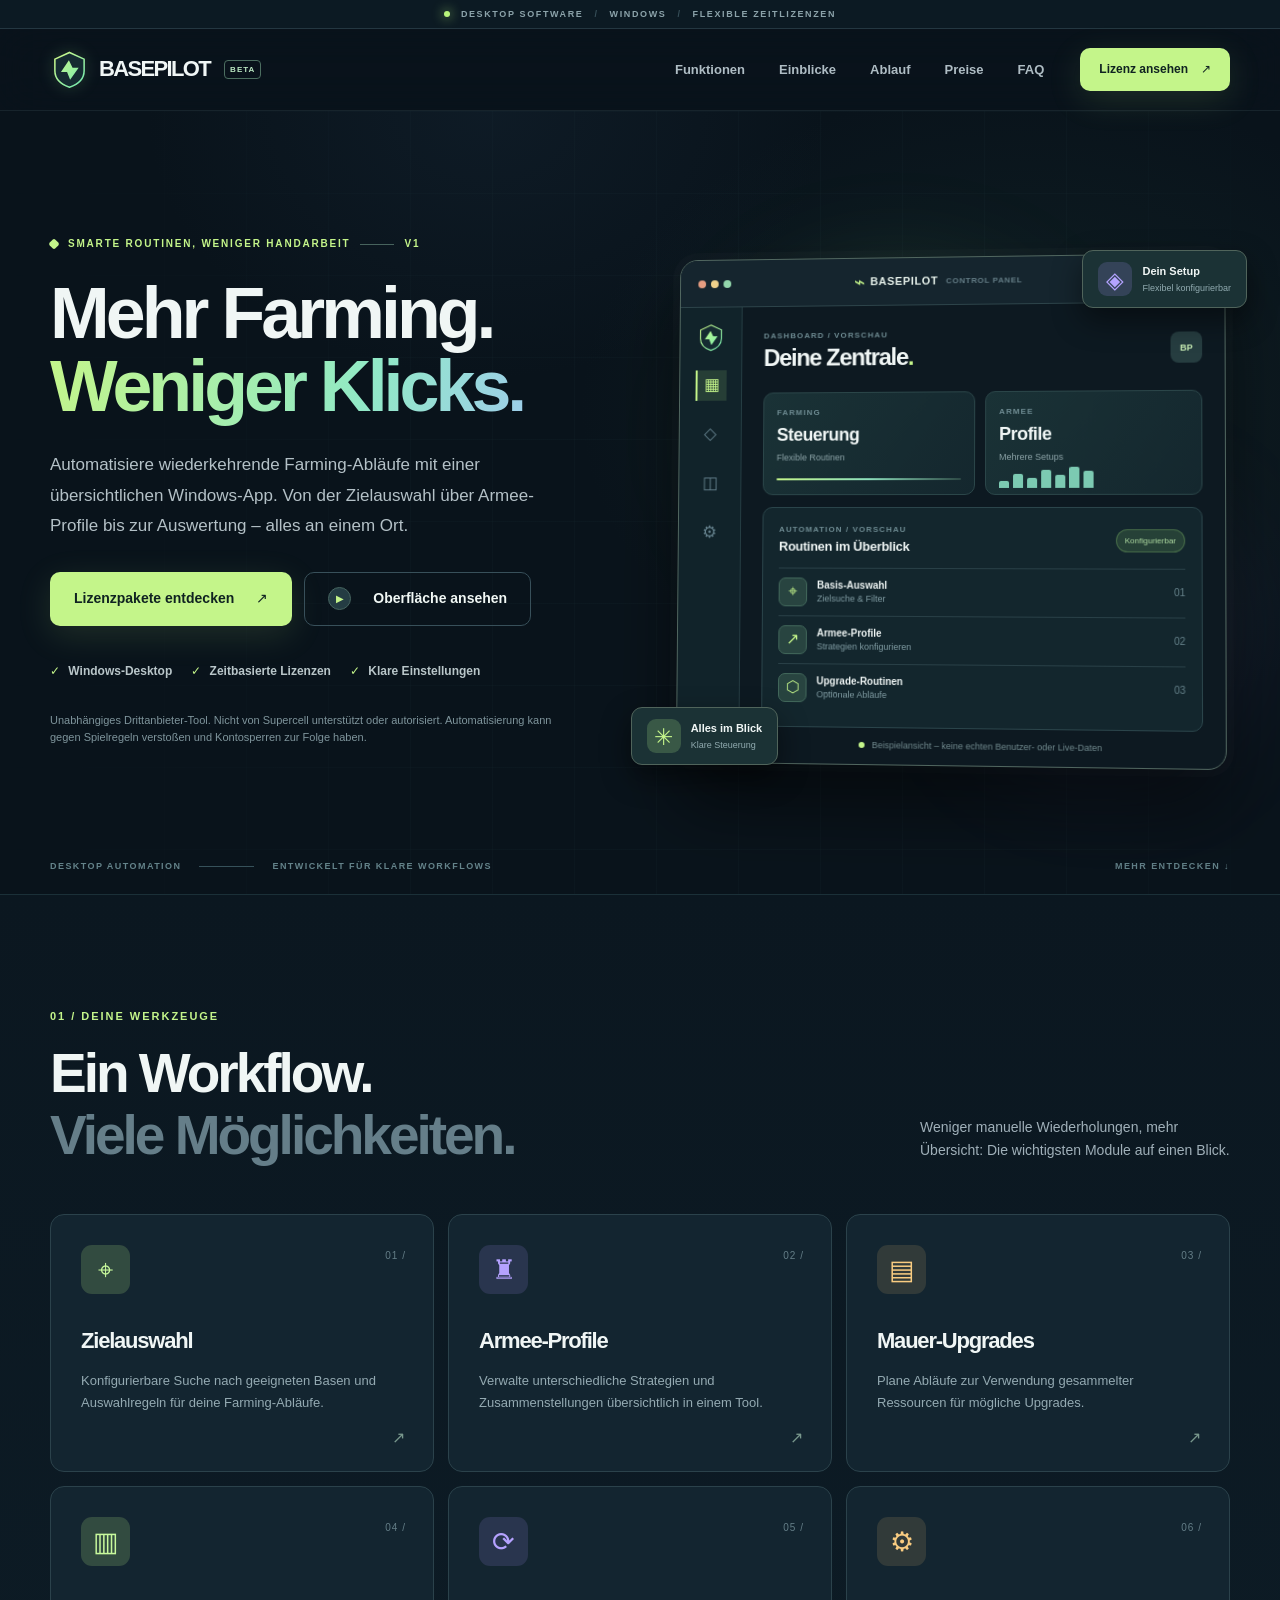
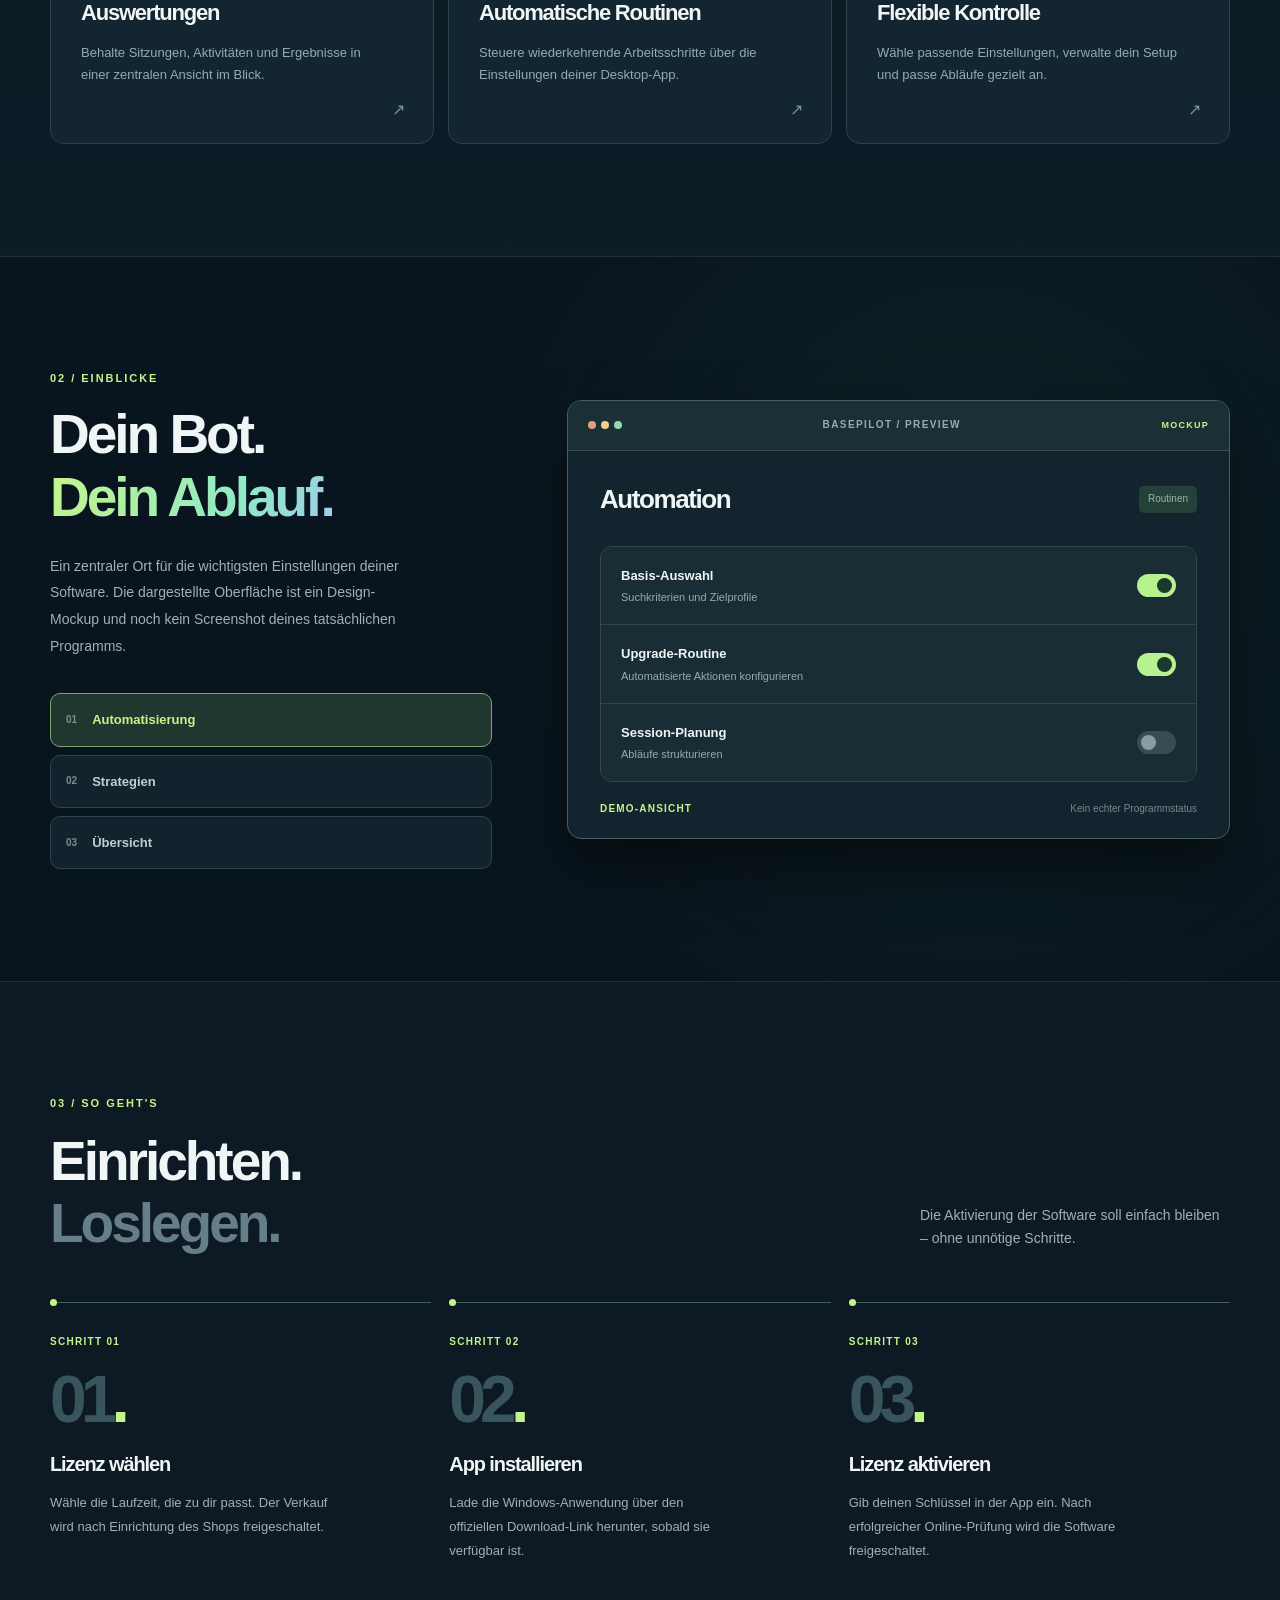
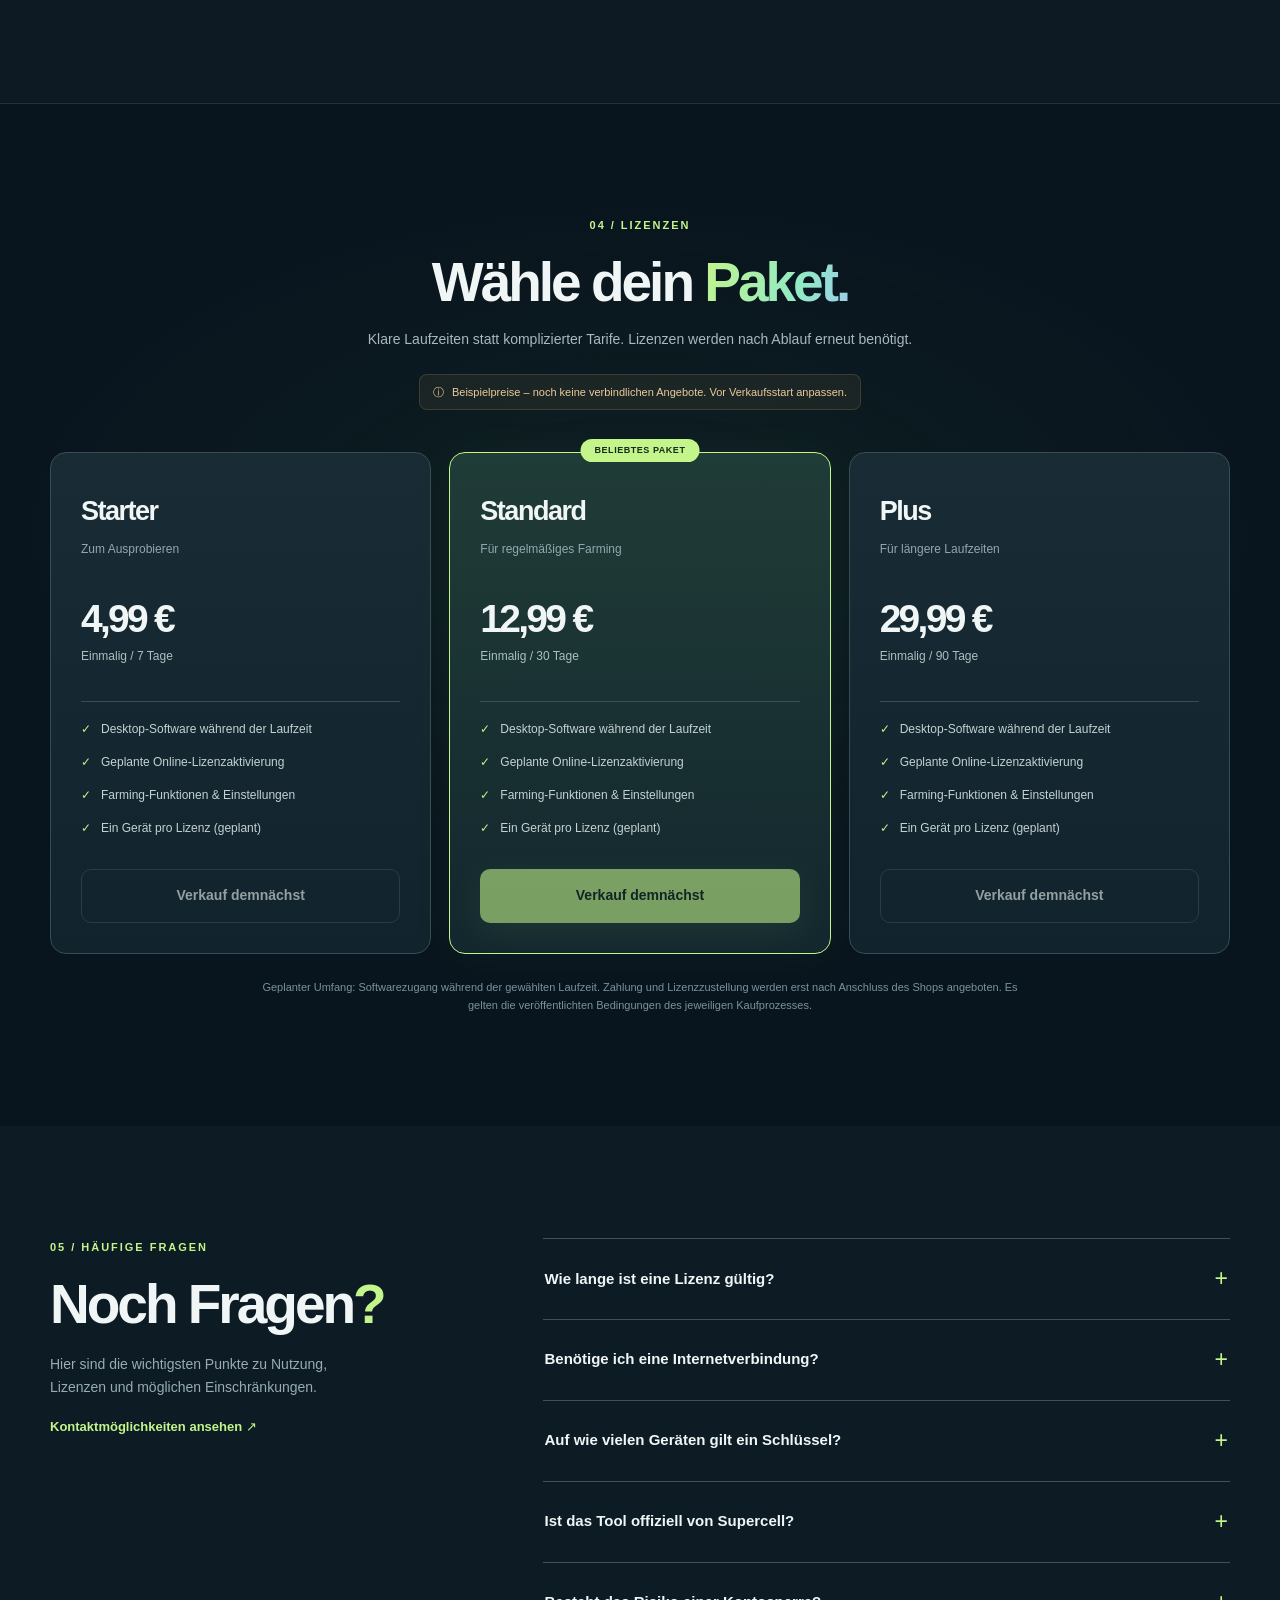
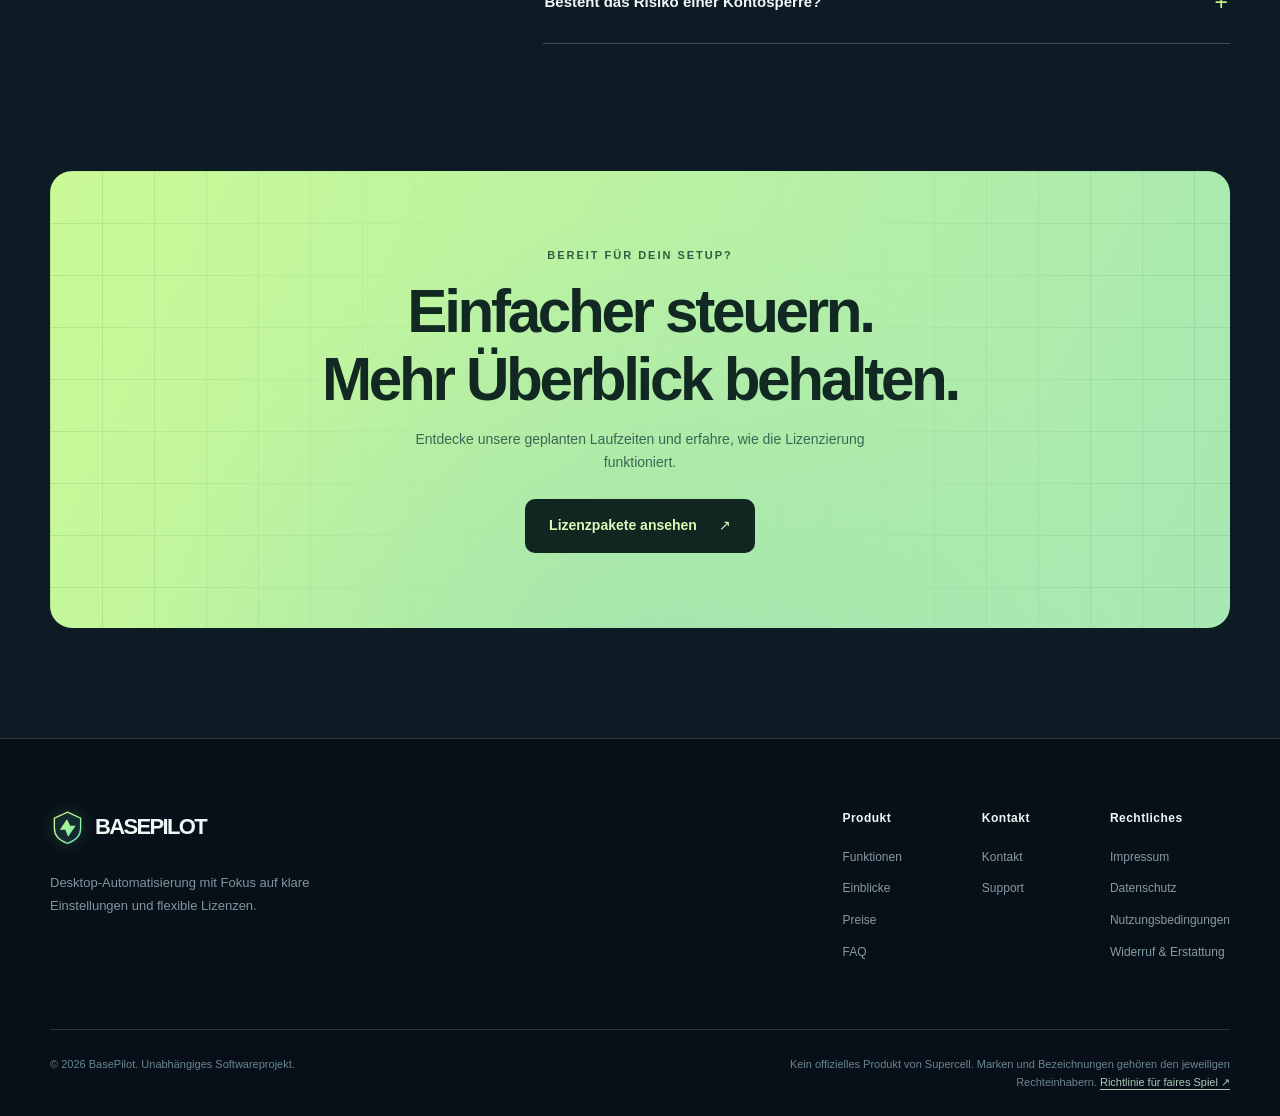
<file: index.html>
<!doctype html>
<html lang="de">
<head>
  <meta charset="UTF-8" />
  <meta name="viewport" content="width=device-width, initial-scale=1" />
  <meta name="theme-color" content="#09131b" />
  <meta name="description" content="BasePilot ist eine unabhängige Windows-Software zur Automatisierung von Farming-Routinen. Funktionen, Lizenzen und wichtige Nutzungshinweise im Überblick." />
  <title>BasePilot – Desktop-Automatisierung für Farming-Routinen</title>
  <link rel="icon" href="assets/favicon.svg" type="image/svg+xml" />
  <link rel="stylesheet" href="styles.css" />
  <script src="config.js" defer></script><script src="script.js" defer></script>
</head>
<body>
  <a class="skip-link" href="#main">Zum Inhalt springen</a>
  <div class="topline"><span class="signal"></span> DESKTOP SOFTWARE <span class="topline-sep">/</span> WINDOWS <span class="topline-sep">/</span> FLEXIBLE ZEITLIZENZEN</div>
  <header class="site-header" id="top">
    <div class="shell nav-bar">
      <a class="brand" href="index.html" aria-label="Startseite"><img src="assets/logo.svg" alt="" width="39" height="39" /><span data-brand>BasePilot</span><span class="brand-tag">BETA</span></a>
      <nav id="mainnav" aria-label="Hauptnavigation">
        <a href="#features">Funktionen</a><a href="#showcase">Einblicke</a><a href="#workflow">Ablauf</a><a href="#preise">Preise</a><a href="#faq">FAQ</a>
      </nav>
      <a class="button button-sm button-primary nav-cta" href="#preise">Lizenz ansehen <span aria-hidden="true">↗</span></a>
      <button type="button" class="menu-toggle" aria-controls="mainnav" aria-expanded="false" aria-label="Menü öffnen"><span></span><span></span><span></span></button>
    </div>
  </header>

  <main id="main">
    <section class="hero section-glow" aria-labelledby="hero-heading">
      <div class="hero-grid shell">
        <div class="hero-copy">
          <div class="eyebrow"><span class="eyebrow-dot"></span> SMARTE ROUTINEN, WENIGER HANDARBEIT <span class="eyebrow-line"></span> V1</div>
          <h1 id="hero-heading">Mehr Farming.<br /><span class="gradient-ink">Weniger Klicks.</span></h1>
          <p class="hero-lede">Automatisiere wiederkehrende Farming-Abläufe mit einer übersichtlichen Windows-App. Von der Zielauswahl über Armee-Profile bis zur Auswertung – alles an einem Ort.</p>
          <div class="hero-actions"><a class="button button-primary" href="#preise">Lizenzpakete entdecken <span aria-hidden="true">↗</span></a><a class="button button-ghost" href="#showcase"><span class="play-indicator">▶</span> Oberfläche ansehen</a></div>
          <div class="quick-points"><span><i class="check-mark">✓</i> Windows-Desktop</span><span><i class="check-mark">✓</i> Zeitbasierte Lizenzen</span><span><i class="check-mark">✓</i> Klare Einstellungen</span></div>
          <p class="hero-fineprint">Unabhängiges Drittanbieter-Tool. Nicht von Supercell unterstützt oder autorisiert. Automatisierung kann gegen Spielregeln verstoßen und Kontosperren zur Folge haben.</p>
        </div>
        <div class="hero-art" aria-label="Illustrative Vorschau einer Desktop-Steuerzentrale">
          <div class="orb orb-a"></div><div class="orb orb-b"></div>
          <div class="app-window">
            <div class="window-top"><div class="window-dots"><b></b><b></b><b></b></div><div class="window-title"><span class="window-symbol">⌁</span> BASEPILOT <small>CONTROL PANEL</small></div><div class="window-badge"><span class="green-dot"></span> UI-DEMO</div></div>
            <div class="app-inner">
              <aside class="app-rail"><img src="assets/logo.svg" alt=""/><span class="rail-icon rail-active">▦</span><span class="rail-icon">◇</span><span class="rail-icon">◫</span><span class="rail-icon">⚙</span><div class="rail-bottom">?</div></aside>
              <div class="app-content">
                <div class="app-welcome"><div><span class="micro-label">DASHBOARD / VORSCHAU</span><h2>Deine Zentrale<span class="lime-dot">.</span></h2></div><div class="fake-avatar">BP</div></div>
                <div class="app-metrics"><div class="metric-box"><span class="micro-label">FARMING</span><strong>Steuerung</strong><small>Flexible Routinen</small><div class="mini-line"></div></div><div class="metric-box"><span class="micro-label">ARMEE</span><strong>Profile</strong><small>Mehrere Setups</small><div class="mini-bars"><i></i><i></i><i></i><i></i><i></i><i></i><i></i></div></div></div>
                <div class="app-feature"><div class="feature-header"><div><span class="micro-label">AUTOMATION / VORSCHAU</span><h3>Routinen im Überblick</h3></div><span class="feature-pill">Konfigurierbar</span></div>
                  <div class="progress-row"><div class="progress-icon">⌖</div><div class="progress-copy"><strong>Basis-Auswahl</strong><span>Zielsuche &amp; Filter</span></div><span class="progress-end">01</span></div>
                  <div class="progress-row"><div class="progress-icon">↗</div><div class="progress-copy"><strong>Armee-Profile</strong><span>Strategien konfigurieren</span></div><span class="progress-end">02</span></div>
                  <div class="progress-row"><div class="progress-icon">⬡</div><div class="progress-copy"><strong>Upgrade-Routinen</strong><span>Optionale Abläufe</span></div><span class="progress-end">03</span></div>
                </div>
                <div class="app-caption"><span class="status-circle"></span> Beispielansicht – keine echten Benutzer- oder Live-Daten</div>
              </div>
            </div>
          </div>
          <div class="floating-card card-one"><span class="floating-symbol">✳</span><div><strong>Alles im Blick</strong><small>Klare Steuerung</small></div></div>
          <div class="floating-card card-two"><span class="floating-symbol violet">◈</span><div><strong>Dein Setup</strong><small>Flexibel konfigurierbar</small></div></div>
        </div>
      </div>
      <div class="hero-bottom shell"><span>DESKTOP AUTOMATION</span><span class="line"></span><span>ENTWICKELT FÜR KLARE WORKFLOWS</span><span class="scroll-note">MEHR ENTDECKEN ↓</span></div>
    </section>

    <section class="section section-features" id="features" aria-labelledby="features-heading">
      <div class="shell"><div class="section-top"><div><div class="kicker">01 / DEINE WERKZEUGE</div><h2 id="features-heading">Ein Workflow.<br/><span class="muted-heading">Viele Möglichkeiten.</span></h2></div><p>Weniger manuelle Wiederholungen, mehr Übersicht: Die wichtigsten Module auf einen Blick.</p></div>
        <div class="feature-grid">
          <article class="feature-card"><div class="feature-icon">⌖</div><span class="feature-num">01 /</span><h3>Zielauswahl</h3><p>Konfigurierbare Suche nach geeigneten Basen und Auswahlregeln für deine Farming-Abläufe.</p><span class="corner-arrow">↗</span></article>
          <article class="feature-card"><div class="feature-icon purple">♜</div><span class="feature-num">02 /</span><h3>Armee-Profile</h3><p>Verwalte unterschiedliche Strategien und Zusammenstellungen übersichtlich in einem Tool.</p><span class="corner-arrow">↗</span></article>
          <article class="feature-card"><div class="feature-icon gold">▤</div><span class="feature-num">03 /</span><h3>Mauer-Upgrades</h3><p>Plane Abläufe zur Verwendung gesammelter Ressourcen für mögliche Upgrades.</p><span class="corner-arrow">↗</span></article>
          <article class="feature-card"><div class="feature-icon">▥</div><span class="feature-num">04 /</span><h3>Auswertungen</h3><p>Behalte Sitzungen, Aktivitäten und Ergebnisse in einer zentralen Ansicht im Blick.</p><span class="corner-arrow">↗</span></article>
          <article class="feature-card"><div class="feature-icon purple">⟳</div><span class="feature-num">05 /</span><h3>Automatische Routinen</h3><p>Steuere wiederkehrende Arbeitsschritte über die Einstellungen deiner Desktop-App.</p><span class="corner-arrow">↗</span></article>
          <article class="feature-card"><div class="feature-icon gold">⚙</div><span class="feature-num">06 /</span><h3>Flexible Kontrolle</h3><p>Wähle passende Einstellungen, verwalte dein Setup und passe Abläufe gezielt an.</p><span class="corner-arrow">↗</span></article>
        </div>
      </div>
    </section>

    <section class="section showcase-section" id="showcase" aria-labelledby="showcase-heading"><div class="shell showcase-grid">
      <div class="showcase-intro"><div class="kicker">02 / EINBLICKE</div><h2 id="showcase-heading">Dein Bot.<br/><span class="gradient-ink">Dein Ablauf.</span></h2><p>Ein zentraler Ort für die wichtigsten Einstellungen deiner Software. Die dargestellte Oberfläche ist ein Design-Mockup und noch kein Screenshot deines tatsächlichen Programms.</p><div class="tab-choices" role="tablist" aria-label="Funktionsvorschau"><button role="tab" id="tab-a" aria-controls="panel-a" aria-selected="true" class="tab-button active" data-panel="panel-a"><span>01</span> Automatisierung</button><button role="tab" id="tab-b" aria-controls="panel-b" aria-selected="false" class="tab-button" data-panel="panel-b"><span>02</span> Strategien</button><button role="tab" id="tab-c" aria-controls="panel-c" aria-selected="false" class="tab-button" data-panel="panel-c"><span>03</span> Übersicht</button></div></div>
      <div class="showcase-screen"><div class="showcase-head"><div class="window-dots"><b></b><b></b><b></b></div><span>BASEPILOT / PREVIEW</span><span class="screen-tag">MOCKUP</span></div>
        <div class="showcase-body" id="panel-a" role="tabpanel" aria-labelledby="tab-a"><div class="screen-heading"><h3>Automation</h3><span>Routinen</span></div><div class="settings-stack"><div class="setting-line"><div><b>Basis-Auswahl</b><small>Suchkriterien und Zielprofile</small></div><span class="mock-switch on"></span></div><div class="setting-line"><div><b>Upgrade-Routine</b><small>Automatisierte Aktionen konfigurieren</small></div><span class="mock-switch on"></span></div><div class="setting-line"><div><b>Session-Planung</b><small>Abläufe strukturieren</small></div><span class="mock-switch"></span></div></div><div class="mock-info">DEMO-ANSICHT <span>Kein echter Programmstatus</span></div></div>
        <div class="showcase-body" id="panel-b" role="tabpanel" aria-labelledby="tab-b" hidden><div class="screen-heading"><h3>Strategien</h3><span>Setups</span></div><div class="strategy-item"><span class="strategy-ico">✦</span><div><b>Profil Alpha</b><small>Individuelle Zusammenstellung</small></div><span class="strategy-tag">PROFIL</span></div><div class="strategy-item"><span class="strategy-ico">⬡</span><div><b>Profil Beta</b><small>Alternatives Setup</small></div><span class="strategy-tag">PROFIL</span></div><div class="strategy-item"><span class="strategy-ico">◇</span><div><b>Profil Gamma</b><small>Weiteres Beispiel</small></div><span class="strategy-tag">PROFIL</span></div><div class="mock-info">DEMO-ANSICHT <span>Beispielkonfiguration</span></div></div>
        <div class="showcase-body" id="panel-c" role="tabpanel" aria-labelledby="tab-c" hidden><div class="screen-heading"><h3>Übersicht</h3><span>Kontrolle</span></div><div class="overview-grid"><div><span>MODUL</span><b>Farming</b><small>Routinen verwalten</small></div><div><span>MODUL</span><b>Armee</b><small>Strategien auswählen</small></div><div><span>MODUL</span><b>Analyse</b><small>Ergebnisse betrachten</small></div><div><span>MODUL</span><b>Lizenz</b><small>Laufzeit prüfen</small></div></div><div class="mock-info">DEMO-ANSICHT <span>Keine tatsächlichen Messwerte</span></div></div>
      </div>
    </div></section>

    <section class="section steps-section" id="workflow" aria-labelledby="steps-heading"><div class="shell"><div class="section-top"><div><div class="kicker">03 / SO GEHT'S</div><h2 id="steps-heading">Einrichten.<br/><span class="muted-heading">Loslegen.</span></h2></div><p>Die Aktivierung der Software soll einfach bleiben – ohne unnötige Schritte.</p></div><div class="steps-grid"><div class="step"><span class="step-label">SCHRITT 01</span><div class="step-no">01<span>.</span></div><h3>Lizenz wählen</h3><p>Wähle die Laufzeit, die zu dir passt. Der Verkauf wird nach Einrichtung des Shops freigeschaltet.</p></div><div class="step"><span class="step-label">SCHRITT 02</span><div class="step-no">02<span>.</span></div><h3>App installieren</h3><p>Lade die Windows-Anwendung über den offiziellen Download-Link herunter, sobald sie verfügbar ist.</p></div><div class="step"><span class="step-label">SCHRITT 03</span><div class="step-no">03<span>.</span></div><h3>Lizenz aktivieren</h3><p>Gib deinen Schlüssel in der App ein. Nach erfolgreicher Online-Prüfung wird die Software freigeschaltet.</p></div></div></div></section>

    <section class="section pricing-section" id="preise" aria-labelledby="pricing-heading"><div class="shell"><div class="pricing-title"><div class="kicker">04 / LIZENZEN</div><h2 id="pricing-heading">Wähle dein <span class="gradient-ink">Paket.</span></h2><p>Klare Laufzeiten statt komplizierter Tarife. Lizenzen werden nach Ablauf erneut benötigt.</p><div class="price-notice" id="price-notice"><span>ⓘ</span> Beispielpreise – noch keine verbindlichen Angebote. Vor Verkaufsstart anpassen.</div></div><div class="pricing-grid" id="pricing-grid" aria-live="polite"></div><p class="pricing-foot">Geplanter Umfang: Softwarezugang während der gewählten Laufzeit. Zahlung und Lizenzzustellung werden erst nach Anschluss des Shops angeboten. Es gelten die veröffentlichten Bedingungen des jeweiligen Kaufprozesses.</p></div></section>

    <section class="section faq-section" id="faq" aria-labelledby="faq-heading"><div class="shell faq-layout"><div><div class="kicker">05 / HÄUFIGE FRAGEN</div><h2 id="faq-heading">Noch Fragen<span class="lime-dot">?</span></h2><p>Hier sind die wichtigsten Punkte zu Nutzung, Lizenzen und möglichen Einschränkungen.</p><a class="text-link" href="kontakt.html">Kontaktmöglichkeiten ansehen ↗</a></div><div class="faq-list">
      <details><summary>Wie lange ist eine Lizenz gültig?<span class="faq-plus">+</span></summary><p>Für die angebotene Anzahl von Tagen. Nach Ablauf benötigst du eine neue gültige Lizenz. Die genaue Frist steht im Kaufprozess.</p></details>
      <details><summary>Benötige ich eine Internetverbindung?<span class="faq-plus">+</span></summary><p>Für die geplante Lizenzaktivierung und regelmäßige Online-Prüfungen ja. Weitere Anforderungen werden vor Verkaufsstart ergänzt.</p></details>
      <details><summary>Auf wie vielen Geräten gilt ein Schlüssel?<span class="faq-plus">+</span></summary><p>Geplant ist ein Gerät pro Lizenz. Details zum Gerätewechsel werden mit Einführung der Lizenzverwaltung veröffentlicht.</p></details>
      <details><summary>Ist das Tool offiziell von Supercell?<span class="faq-plus">+</span></summary><p>Nein. Es handelt sich um unabhängige Drittanbieter-Software ohne Unterstützung oder Genehmigung durch Supercell.</p></details>
      <details><summary>Besteht das Risiko einer Kontosperre?<span class="faq-plus">+</span></summary><p>Ja. Supercell untersagt Bots und Gameplay-Automatisierung in seinen Nutzungsbedingungen. Die Verwendung kann zur Sperrung des Spielkontos führen. Es gibt keine Anti-Ban-Garantie.</p></details>
    </div></div></section>

    <section class="cta-section"><div class="shell"><div class="cta-inner"><div class="cta-pattern"></div><div class="kicker">BEREIT FÜR DEIN SETUP?</div><h2>Einfacher steuern.<br/>Mehr Überblick behalten.</h2><p>Entdecke unsere geplanten Laufzeiten und erfahre, wie die Lizenzierung funktioniert.</p><a class="button button-dark" href="#preise">Lizenzpakete ansehen <span aria-hidden="true">↗</span></a></div></div></section>
  </main>
  <footer class="site-footer"><div class="shell"><div class="footer-top"><div><a class="brand" href="index.html"><img src="assets/logo.svg" alt="" width="35" height="35"/><span data-brand>BasePilot</span></a><p>Desktop-Automatisierung mit Fokus auf klare Einstellungen und flexible Lizenzen.</p></div><div class="footer-links"><div><h4>Produkt</h4><a href="#features">Funktionen</a><a href="#showcase">Einblicke</a><a href="#preise">Preise</a><a href="#faq">FAQ</a></div><div><h4>Kontakt</h4><a href="kontakt.html">Kontakt</a><a href="kontakt.html#support">Support</a></div><div><h4>Rechtliches</h4><a href="impressum.html">Impressum</a><a href="datenschutz.html">Datenschutz</a><a href="agb.html">Nutzungsbedingungen</a><a href="widerruf.html">Widerruf &amp; Erstattung</a></div></div></div><div class="footer-bottom"><span>© <span data-year></span> <span data-brand>BasePilot</span>. Unabhängiges Softwareprojekt.</span><p>Kein offizielles Produkt von Supercell. Marken und Bezeichnungen gehören den jeweiligen Rechteinhabern. <a href="https://supercell.com/en/safe-and-fair-play/de/" target="_blank" rel="noopener noreferrer">Richtlinie für faires Spiel ↗</a></p></div></div></footer>
</body>
</html>
</file>
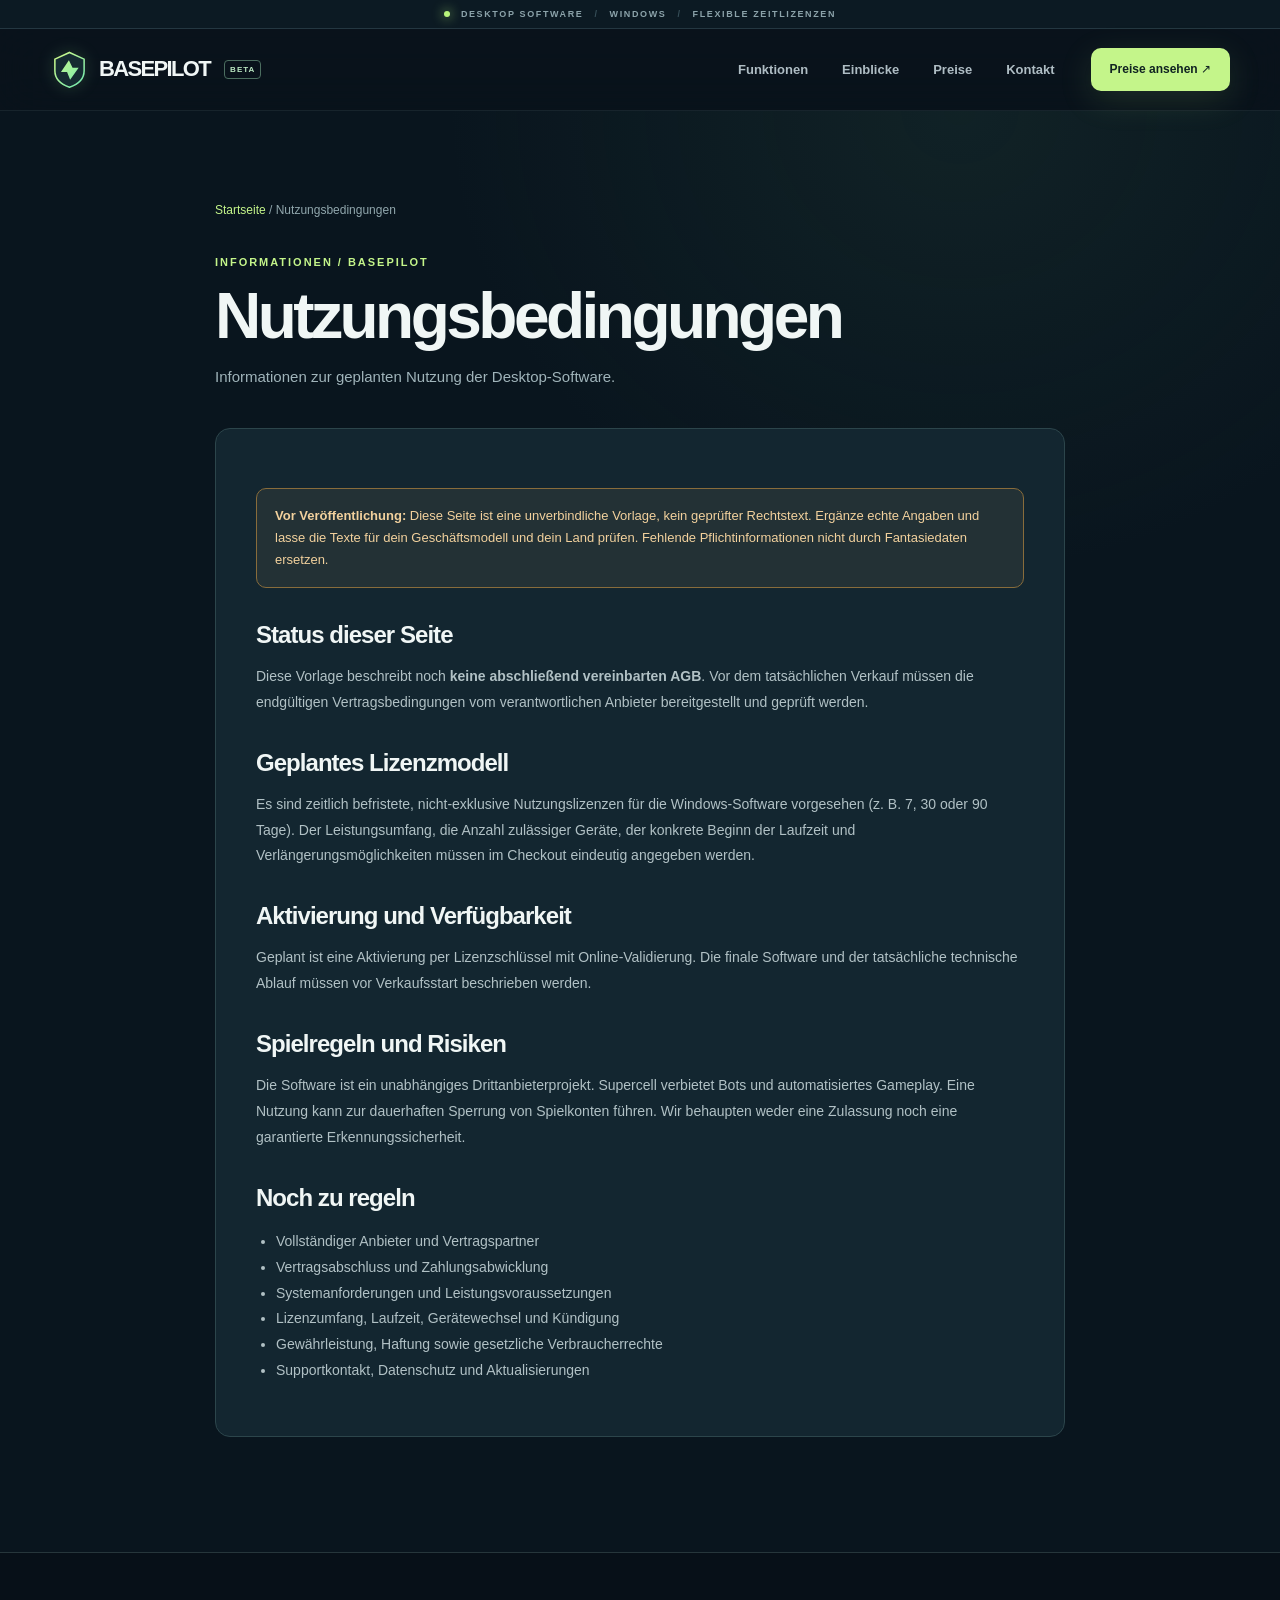
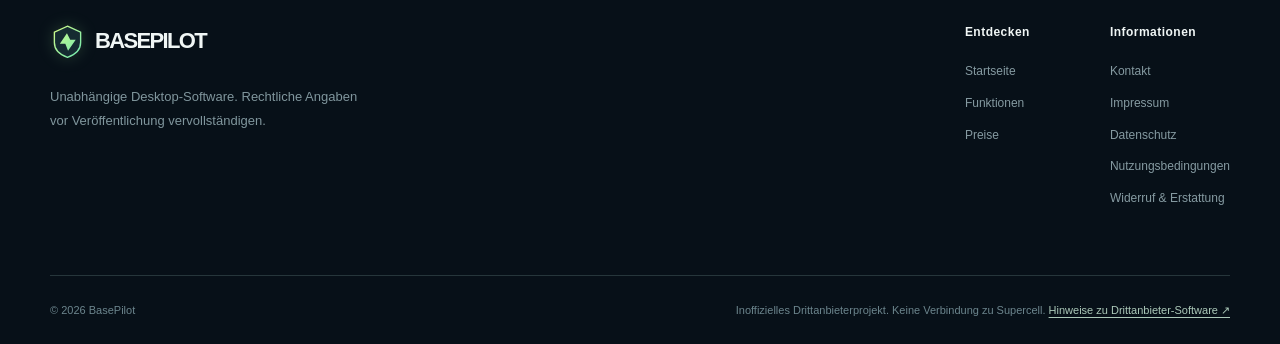
<file: agb.html>
<!doctype html><html lang="de"><head><meta charset="UTF-8"><meta name="viewport" content="width=device-width, initial-scale=1"><meta name="theme-color" content="#09131b"><title>Nutzungsbedingungen – BasePilot</title><meta name="description" content="Informationen zur geplanten Nutzung der Desktop-Software."><link rel="icon" href="assets/favicon.svg" type="image/svg+xml"><link rel="stylesheet" href="styles.css"><script src="config.js" defer></script><script src="script.js" defer></script></head><body><a class="skip-link" href="#main">Zum Inhalt springen</a><div class="topline"><span class="signal"></span> DESKTOP SOFTWARE <span class="topline-sep">/</span> WINDOWS <span class="topline-sep">/</span> FLEXIBLE ZEITLIZENZEN</div><header class="site-header"><div class="shell nav-bar"><a class="brand" href="index.html"><img src="assets/logo.svg" width="39" height="39" alt=""><span data-brand>BasePilot</span><span class="brand-tag">BETA</span></a><nav id="mainnav" aria-label="Hauptnavigation"><a href="index.html#features">Funktionen</a><a href="index.html#showcase">Einblicke</a><a href="index.html#preise">Preise</a><a href="kontakt.html">Kontakt</a></nav><a href="index.html#preise" class="button button-sm button-primary nav-cta">Preise ansehen ↗</a><button type="button" class="menu-toggle" aria-controls="mainnav" aria-expanded="false" aria-label="Menü öffnen"><span></span><span></span><span></span></button></div></header><main id="main" class="inner-page"><div class="inner-container"><div class="crumb"><a href="index.html">Startseite</a> / Nutzungsbedingungen</div><div class="kicker">INFORMATIONEN / BASEPILOT</div><h1>Nutzungsbedingungen</h1><p class="inner-lede">Informationen zur geplanten Nutzung der Desktop-Software.</p><div class="legal-card"><div class="legal-warning"><strong>Vor Veröffentlichung:</strong> Diese Seite ist eine unverbindliche Vorlage, kein geprüfter Rechtstext. Ergänze echte Angaben und lasse die Texte für dein Geschäftsmodell und dein Land prüfen. Fehlende Pflichtinformationen nicht durch Fantasiedaten ersetzen.</div><h2>Status dieser Seite</h2><p>Diese Vorlage beschreibt noch <strong>keine abschließend vereinbarten AGB</strong>. Vor dem tatsächlichen Verkauf müssen die endgültigen Vertragsbedingungen vom verantwortlichen Anbieter bereitgestellt und geprüft werden.</p><h2>Geplantes Lizenzmodell</h2><p>Es sind zeitlich befristete, nicht-exklusive Nutzungslizenzen für die Windows-Software vorgesehen (z. B. 7, 30 oder 90 Tage). Der Leistungsumfang, die Anzahl zulässiger Geräte, der konkrete Beginn der Laufzeit und Verlängerungsmöglichkeiten müssen im Checkout eindeutig angegeben werden.</p><h2>Aktivierung und Verfügbarkeit</h2><p>Geplant ist eine Aktivierung per Lizenzschlüssel mit Online-Validierung. Die finale Software und der tatsächliche technische Ablauf müssen vor Verkaufsstart beschrieben werden.</p><h2>Spielregeln und Risiken</h2><p>Die Software ist ein unabhängiges Drittanbieterprojekt. Supercell verbietet Bots und automatisiertes Gameplay. Eine Nutzung kann zur dauerhaften Sperrung von Spielkonten führen. Wir behaupten weder eine Zulassung noch eine garantierte Erkennungssicherheit.</p><h2>Noch zu regeln</h2><ul><li>Vollständiger Anbieter und Vertragspartner</li><li>Vertragsabschluss und Zahlungsabwicklung</li><li>Systemanforderungen und Leistungsvoraussetzungen</li><li>Lizenzumfang, Laufzeit, Gerätewechsel und Kündigung</li><li>Gewährleistung, Haftung sowie gesetzliche Verbraucherrechte</li><li>Supportkontakt, Datenschutz und Aktualisierungen</li></ul></div></div></main><footer class="site-footer"><div class="shell"><div class="footer-top"><div><a class="brand" href="index.html"><img src="assets/logo.svg" width="35" height="35" alt=""><span data-brand>BasePilot</span></a><p>Unabhängige Desktop-Software. Rechtliche Angaben vor Veröffentlichung vervollständigen.</p></div><div class="footer-links"><div><h4>Entdecken</h4><a href="index.html">Startseite</a><a href="index.html#features">Funktionen</a><a href="index.html#preise">Preise</a></div><div><h4>Informationen</h4><a href="kontakt.html">Kontakt</a><a href="impressum.html">Impressum</a><a href="datenschutz.html">Datenschutz</a><a href="agb.html">Nutzungsbedingungen</a><a href="widerruf.html">Widerruf &amp; Erstattung</a></div></div></div><div class="footer-bottom"><span>© <span data-year></span> <span data-brand>BasePilot</span></span><p>Inoffizielles Drittanbieterprojekt. Keine Verbindung zu Supercell. <a href="https://supercell.com/en/safe-and-fair-play/de/" target="_blank" rel="noopener noreferrer">Hinweise zu Drittanbieter-Software ↗</a></p></div></div></footer></body></html>
</file>
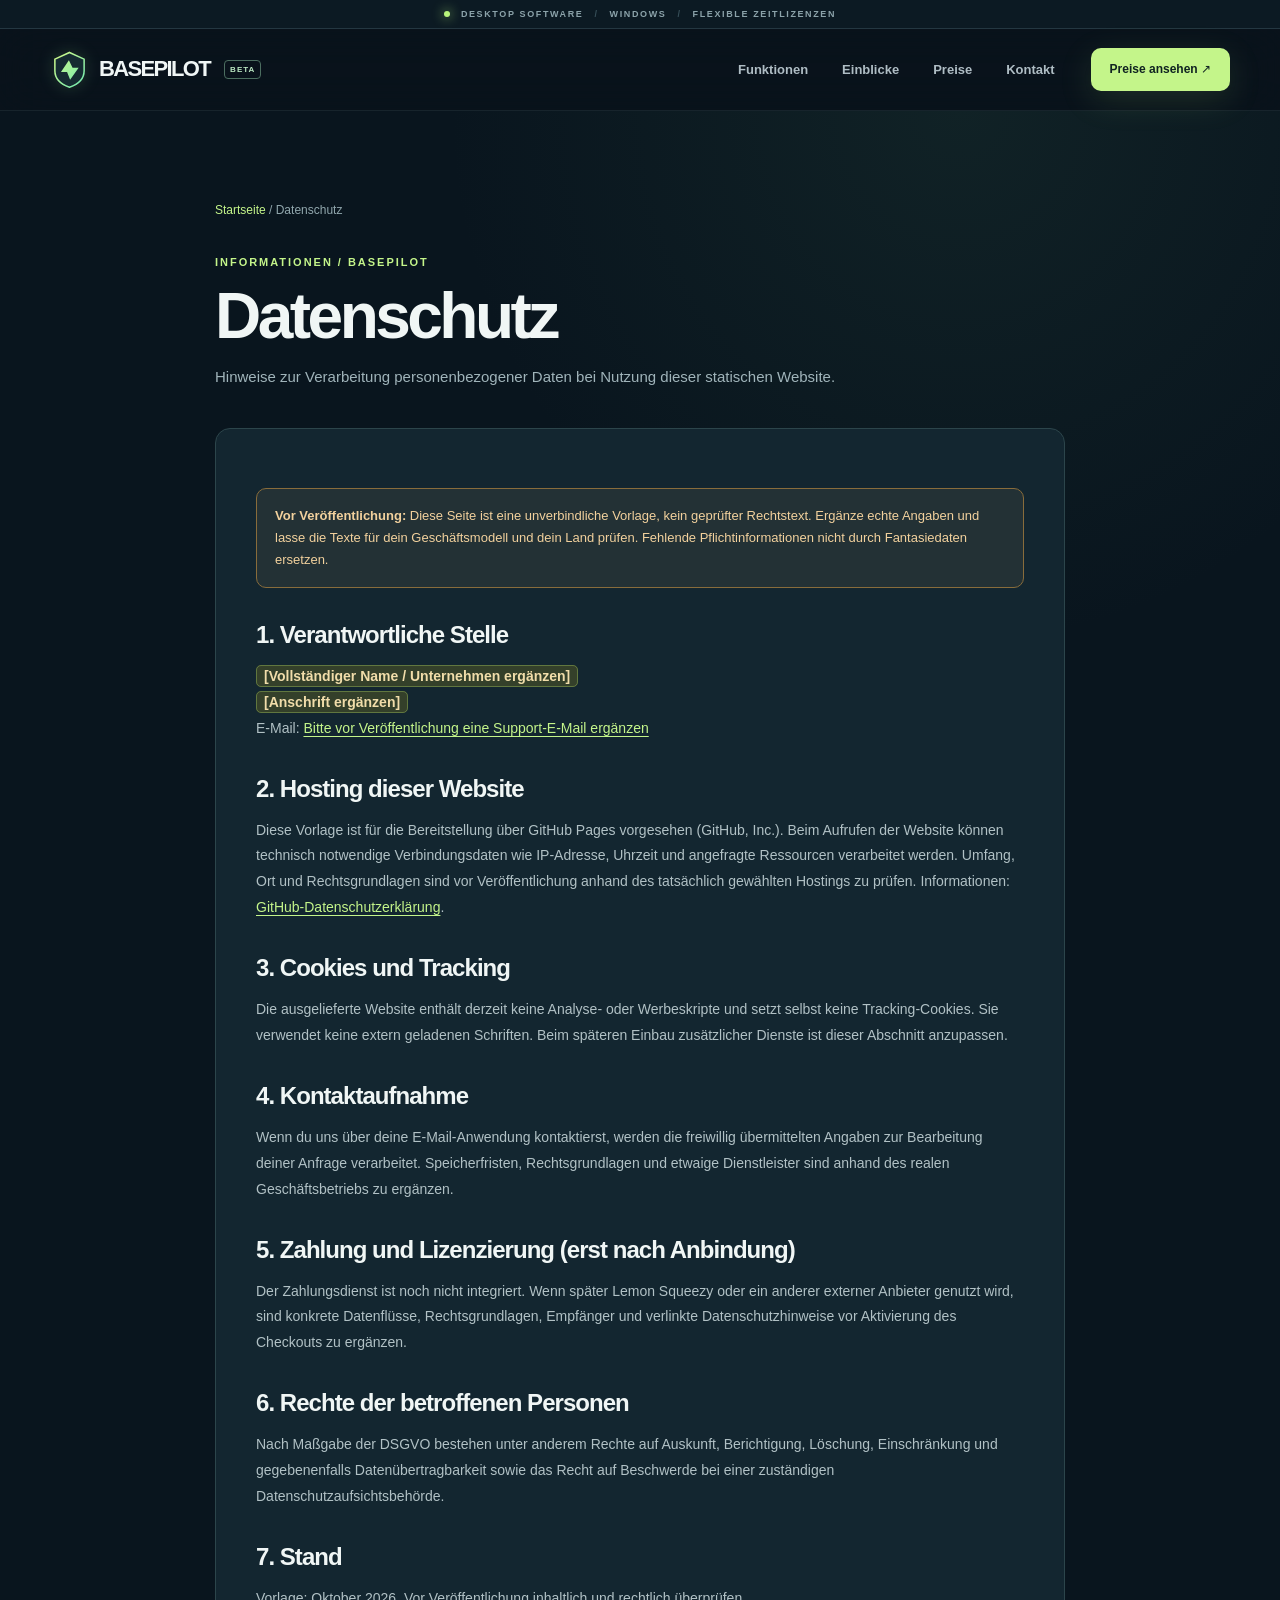
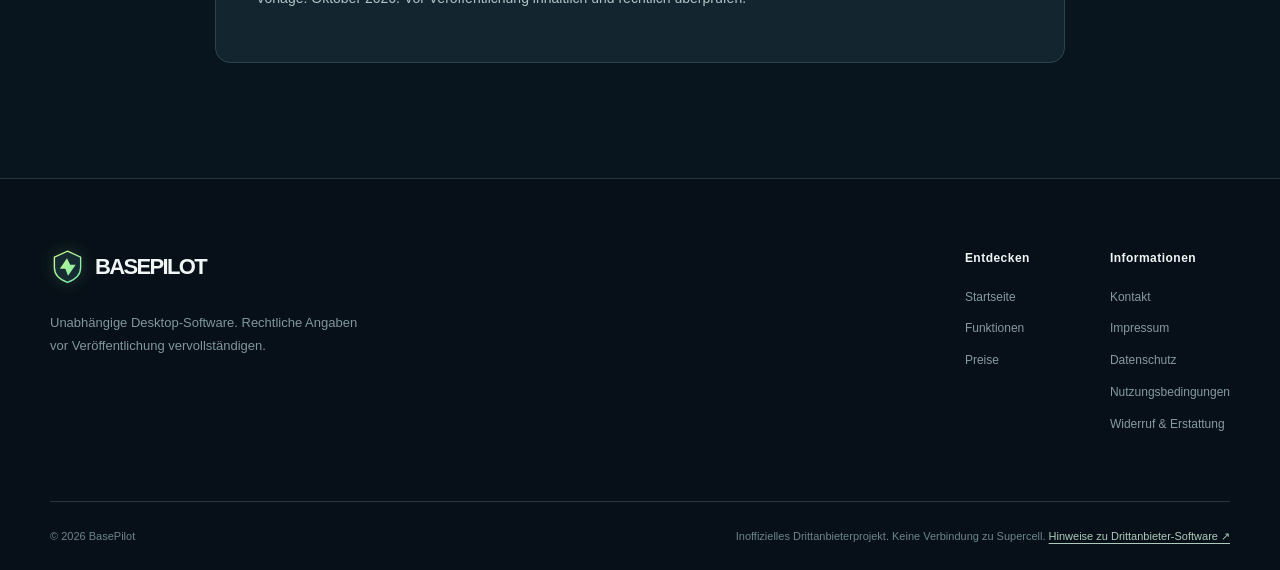
<file: datenschutz.html>
<!doctype html><html lang="de"><head><meta charset="UTF-8"><meta name="viewport" content="width=device-width, initial-scale=1"><meta name="theme-color" content="#09131b"><title>Datenschutz – BasePilot</title><meta name="description" content="Hinweise zur Verarbeitung personenbezogener Daten bei Nutzung dieser statischen Website."><link rel="icon" href="assets/favicon.svg" type="image/svg+xml"><link rel="stylesheet" href="styles.css"><script src="config.js" defer></script><script src="script.js" defer></script></head><body><a class="skip-link" href="#main">Zum Inhalt springen</a><div class="topline"><span class="signal"></span> DESKTOP SOFTWARE <span class="topline-sep">/</span> WINDOWS <span class="topline-sep">/</span> FLEXIBLE ZEITLIZENZEN</div><header class="site-header"><div class="shell nav-bar"><a class="brand" href="index.html"><img src="assets/logo.svg" width="39" height="39" alt=""><span data-brand>BasePilot</span><span class="brand-tag">BETA</span></a><nav id="mainnav" aria-label="Hauptnavigation"><a href="index.html#features">Funktionen</a><a href="index.html#showcase">Einblicke</a><a href="index.html#preise">Preise</a><a href="kontakt.html">Kontakt</a></nav><a href="index.html#preise" class="button button-sm button-primary nav-cta">Preise ansehen ↗</a><button type="button" class="menu-toggle" aria-controls="mainnav" aria-expanded="false" aria-label="Menü öffnen"><span></span><span></span><span></span></button></div></header><main id="main" class="inner-page"><div class="inner-container"><div class="crumb"><a href="index.html">Startseite</a> / Datenschutz</div><div class="kicker">INFORMATIONEN / BASEPILOT</div><h1>Datenschutz</h1><p class="inner-lede">Hinweise zur Verarbeitung personenbezogener Daten bei Nutzung dieser statischen Website.</p><div class="legal-card"><div class="legal-warning"><strong>Vor Veröffentlichung:</strong> Diese Seite ist eine unverbindliche Vorlage, kein geprüfter Rechtstext. Ergänze echte Angaben und lasse die Texte für dein Geschäftsmodell und dein Land prüfen. Fehlende Pflichtinformationen nicht durch Fantasiedaten ersetzen.</div><h2>1. Verantwortliche Stelle</h2><p><span data-business class="placeholder">[Verantwortliche Stelle / Name]</span><br><span class="placeholder">[Anschrift ergänzen]</span><br>E-Mail: <a data-email>Support-E-Mail ergänzen</a></p><h2>2. Hosting dieser Website</h2><p>Diese Vorlage ist für die Bereitstellung über GitHub Pages vorgesehen (GitHub, Inc.). Beim Aufrufen der Website können technisch notwendige Verbindungsdaten wie IP-Adresse, Uhrzeit und angefragte Ressourcen verarbeitet werden. Umfang, Ort und Rechtsgrundlagen sind vor Veröffentlichung anhand des tatsächlich gewählten Hostings zu prüfen. Informationen: <a href="https://docs.github.com/en/site-policy/privacy-policies/github-general-privacy-statement" target="_blank" rel="noopener noreferrer">GitHub-Datenschutzerklärung</a>.</p><h2>3. Cookies und Tracking</h2><p>Die ausgelieferte Website enthält derzeit keine Analyse- oder Werbeskripte und setzt selbst keine Tracking-Cookies. Sie verwendet keine extern geladenen Schriften. Beim späteren Einbau zusätzlicher Dienste ist dieser Abschnitt anzupassen.</p><h2>4. Kontaktaufnahme</h2><p>Wenn du uns über deine E-Mail-Anwendung kontaktierst, werden die freiwillig übermittelten Angaben zur Bearbeitung deiner Anfrage verarbeitet. Speicherfristen, Rechtsgrundlagen und etwaige Dienstleister sind anhand des realen Geschäftsbetriebs zu ergänzen.</p><h2>5. Zahlung und Lizenzierung (erst nach Anbindung)</h2><p>Der Zahlungsdienst ist noch nicht integriert. Wenn später Lemon Squeezy oder ein anderer externer Anbieter genutzt wird, sind konkrete Datenflüsse, Rechtsgrundlagen, Empfänger und verlinkte Datenschutzhinweise vor Aktivierung des Checkouts zu ergänzen.</p><h2>6. Rechte der betroffenen Personen</h2><p>Nach Maßgabe der DSGVO bestehen unter anderem Rechte auf Auskunft, Berichtigung, Löschung, Einschränkung und gegebenenfalls Datenübertragbarkeit sowie das Recht auf Beschwerde bei einer zuständigen Datenschutzaufsichtsbehörde.</p><h2>7. Stand</h2><p>Vorlage: Oktober 2026. Vor Veröffentlichung inhaltlich und rechtlich überprüfen.</p></div></div></main><footer class="site-footer"><div class="shell"><div class="footer-top"><div><a class="brand" href="index.html"><img src="assets/logo.svg" width="35" height="35" alt=""><span data-brand>BasePilot</span></a><p>Unabhängige Desktop-Software. Rechtliche Angaben vor Veröffentlichung vervollständigen.</p></div><div class="footer-links"><div><h4>Entdecken</h4><a href="index.html">Startseite</a><a href="index.html#features">Funktionen</a><a href="index.html#preise">Preise</a></div><div><h4>Informationen</h4><a href="kontakt.html">Kontakt</a><a href="impressum.html">Impressum</a><a href="datenschutz.html">Datenschutz</a><a href="agb.html">Nutzungsbedingungen</a><a href="widerruf.html">Widerruf &amp; Erstattung</a></div></div></div><div class="footer-bottom"><span>© <span data-year></span> <span data-brand>BasePilot</span></span><p>Inoffizielles Drittanbieterprojekt. Keine Verbindung zu Supercell. <a href="https://supercell.com/en/safe-and-fair-play/de/" target="_blank" rel="noopener noreferrer">Hinweise zu Drittanbieter-Software ↗</a></p></div></div></footer></body></html>
</file>
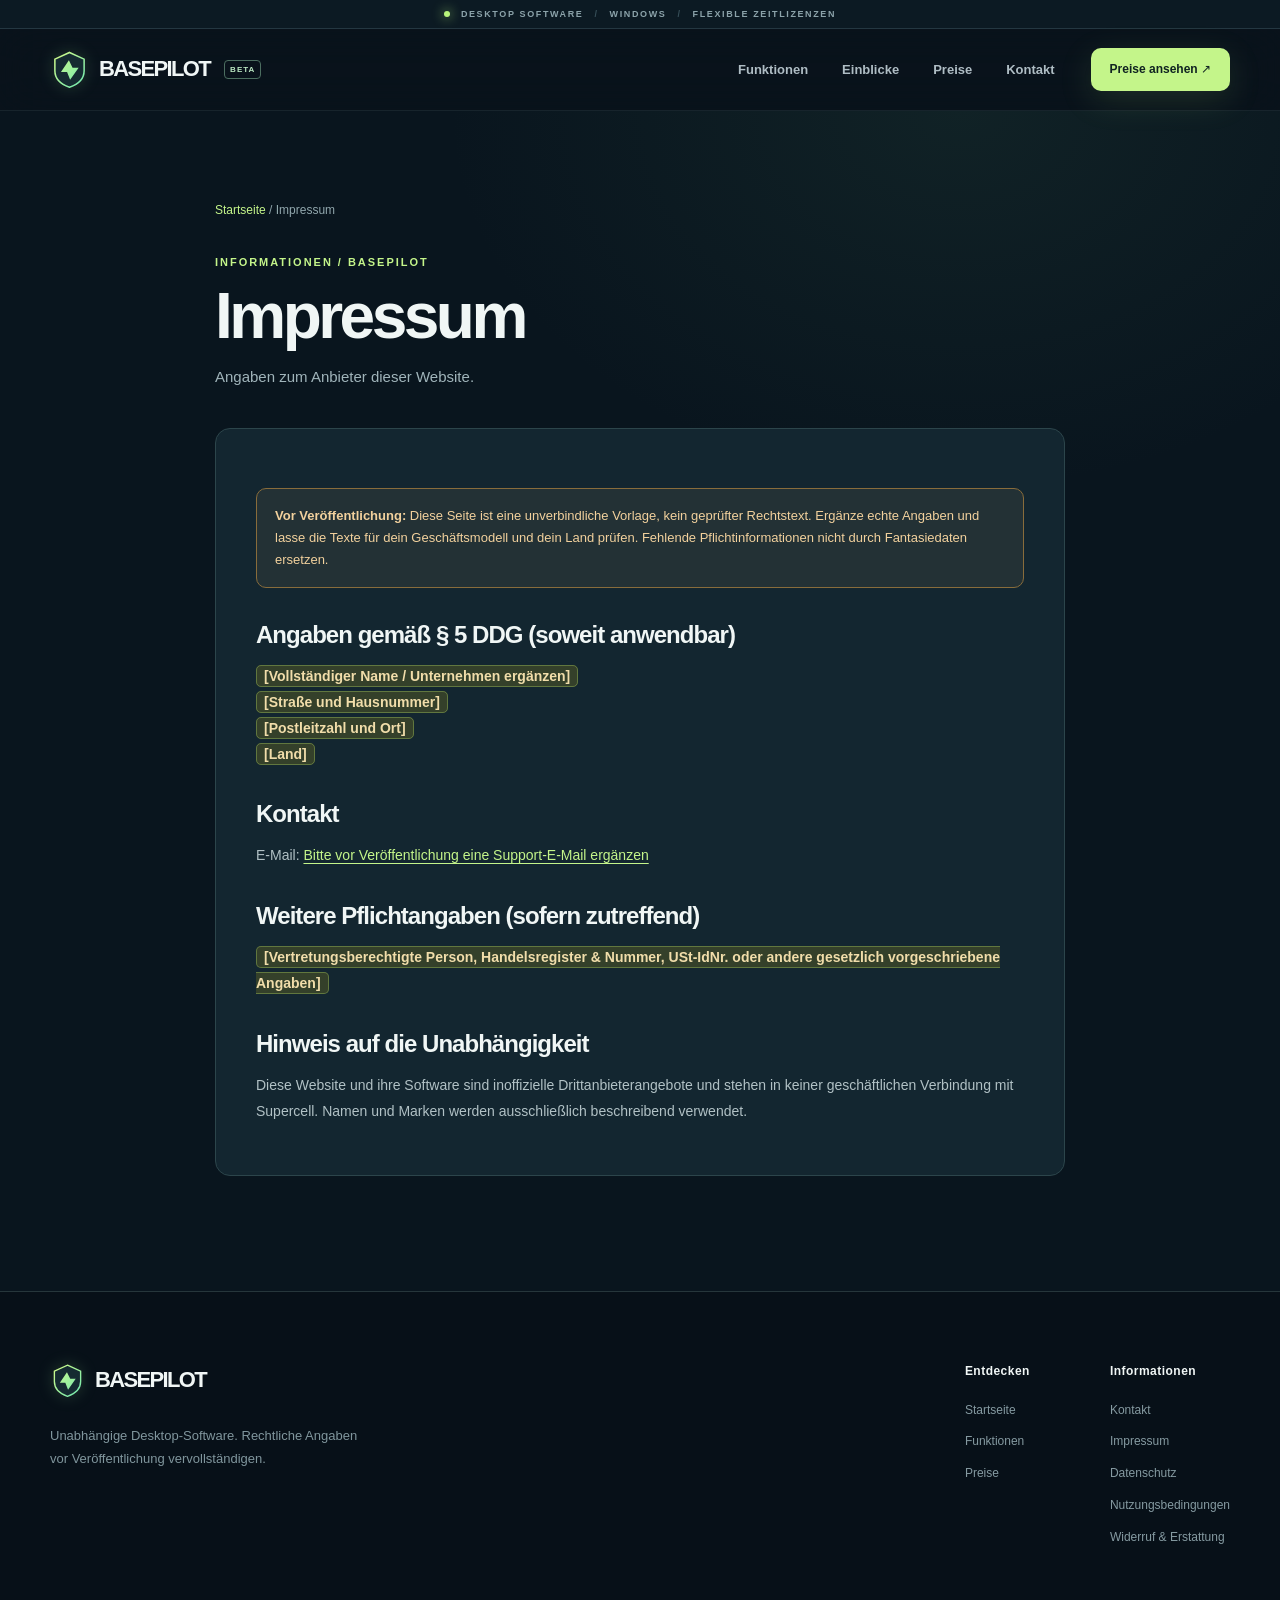
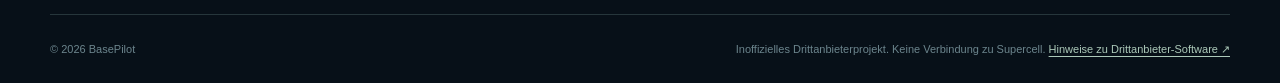
<file: impressum.html>
<!doctype html><html lang="de"><head><meta charset="UTF-8"><meta name="viewport" content="width=device-width, initial-scale=1"><meta name="theme-color" content="#09131b"><title>Impressum – BasePilot</title><meta name="description" content="Angaben zum Anbieter dieser Website."><link rel="icon" href="assets/favicon.svg" type="image/svg+xml"><link rel="stylesheet" href="styles.css"><script src="config.js" defer></script><script src="script.js" defer></script></head><body><a class="skip-link" href="#main">Zum Inhalt springen</a><div class="topline"><span class="signal"></span> DESKTOP SOFTWARE <span class="topline-sep">/</span> WINDOWS <span class="topline-sep">/</span> FLEXIBLE ZEITLIZENZEN</div><header class="site-header"><div class="shell nav-bar"><a class="brand" href="index.html"><img src="assets/logo.svg" width="39" height="39" alt=""><span data-brand>BasePilot</span><span class="brand-tag">BETA</span></a><nav id="mainnav" aria-label="Hauptnavigation"><a href="index.html#features">Funktionen</a><a href="index.html#showcase">Einblicke</a><a href="index.html#preise">Preise</a><a href="kontakt.html">Kontakt</a></nav><a href="index.html#preise" class="button button-sm button-primary nav-cta">Preise ansehen ↗</a><button type="button" class="menu-toggle" aria-controls="mainnav" aria-expanded="false" aria-label="Menü öffnen"><span></span><span></span><span></span></button></div></header><main id="main" class="inner-page"><div class="inner-container"><div class="crumb"><a href="index.html">Startseite</a> / Impressum</div><div class="kicker">INFORMATIONEN / BASEPILOT</div><h1>Impressum</h1><p class="inner-lede">Angaben zum Anbieter dieser Website.</p><div class="legal-card"><div class="legal-warning"><strong>Vor Veröffentlichung:</strong> Diese Seite ist eine unverbindliche Vorlage, kein geprüfter Rechtstext. Ergänze echte Angaben und lasse die Texte für dein Geschäftsmodell und dein Land prüfen. Fehlende Pflichtinformationen nicht durch Fantasiedaten ersetzen.</div><h2>Angaben gemäß § 5 DDG (soweit anwendbar)</h2><p><span data-business class="placeholder">[Name / Firma]</span><br><span class="placeholder">[Straße und Hausnummer]</span><br><span class="placeholder">[Postleitzahl und Ort]</span><br><span class="placeholder">[Land]</span></p><h2>Kontakt</h2><p>E-Mail: <a data-email>Support-E-Mail ergänzen</a></p><h2>Weitere Pflichtangaben (sofern zutreffend)</h2><p><span class="placeholder">[Vertretungsberechtigte Person, Handelsregister &amp; Nummer, USt-IdNr. oder andere gesetzlich vorgeschriebene Angaben]</span></p><h2>Hinweis auf die Unabhängigkeit</h2><p>Diese Website und ihre Software sind inoffizielle Drittanbieterangebote und stehen in keiner geschäftlichen Verbindung mit Supercell. Namen und Marken werden ausschließlich beschreibend verwendet.</p></div></div></main><footer class="site-footer"><div class="shell"><div class="footer-top"><div><a class="brand" href="index.html"><img src="assets/logo.svg" width="35" height="35" alt=""><span data-brand>BasePilot</span></a><p>Unabhängige Desktop-Software. Rechtliche Angaben vor Veröffentlichung vervollständigen.</p></div><div class="footer-links"><div><h4>Entdecken</h4><a href="index.html">Startseite</a><a href="index.html#features">Funktionen</a><a href="index.html#preise">Preise</a></div><div><h4>Informationen</h4><a href="kontakt.html">Kontakt</a><a href="impressum.html">Impressum</a><a href="datenschutz.html">Datenschutz</a><a href="agb.html">Nutzungsbedingungen</a><a href="widerruf.html">Widerruf &amp; Erstattung</a></div></div></div><div class="footer-bottom"><span>© <span data-year></span> <span data-brand>BasePilot</span></span><p>Inoffizielles Drittanbieterprojekt. Keine Verbindung zu Supercell. <a href="https://supercell.com/en/safe-and-fair-play/de/" target="_blank" rel="noopener noreferrer">Hinweise zu Drittanbieter-Software ↗</a></p></div></div></footer></body></html>
</file>
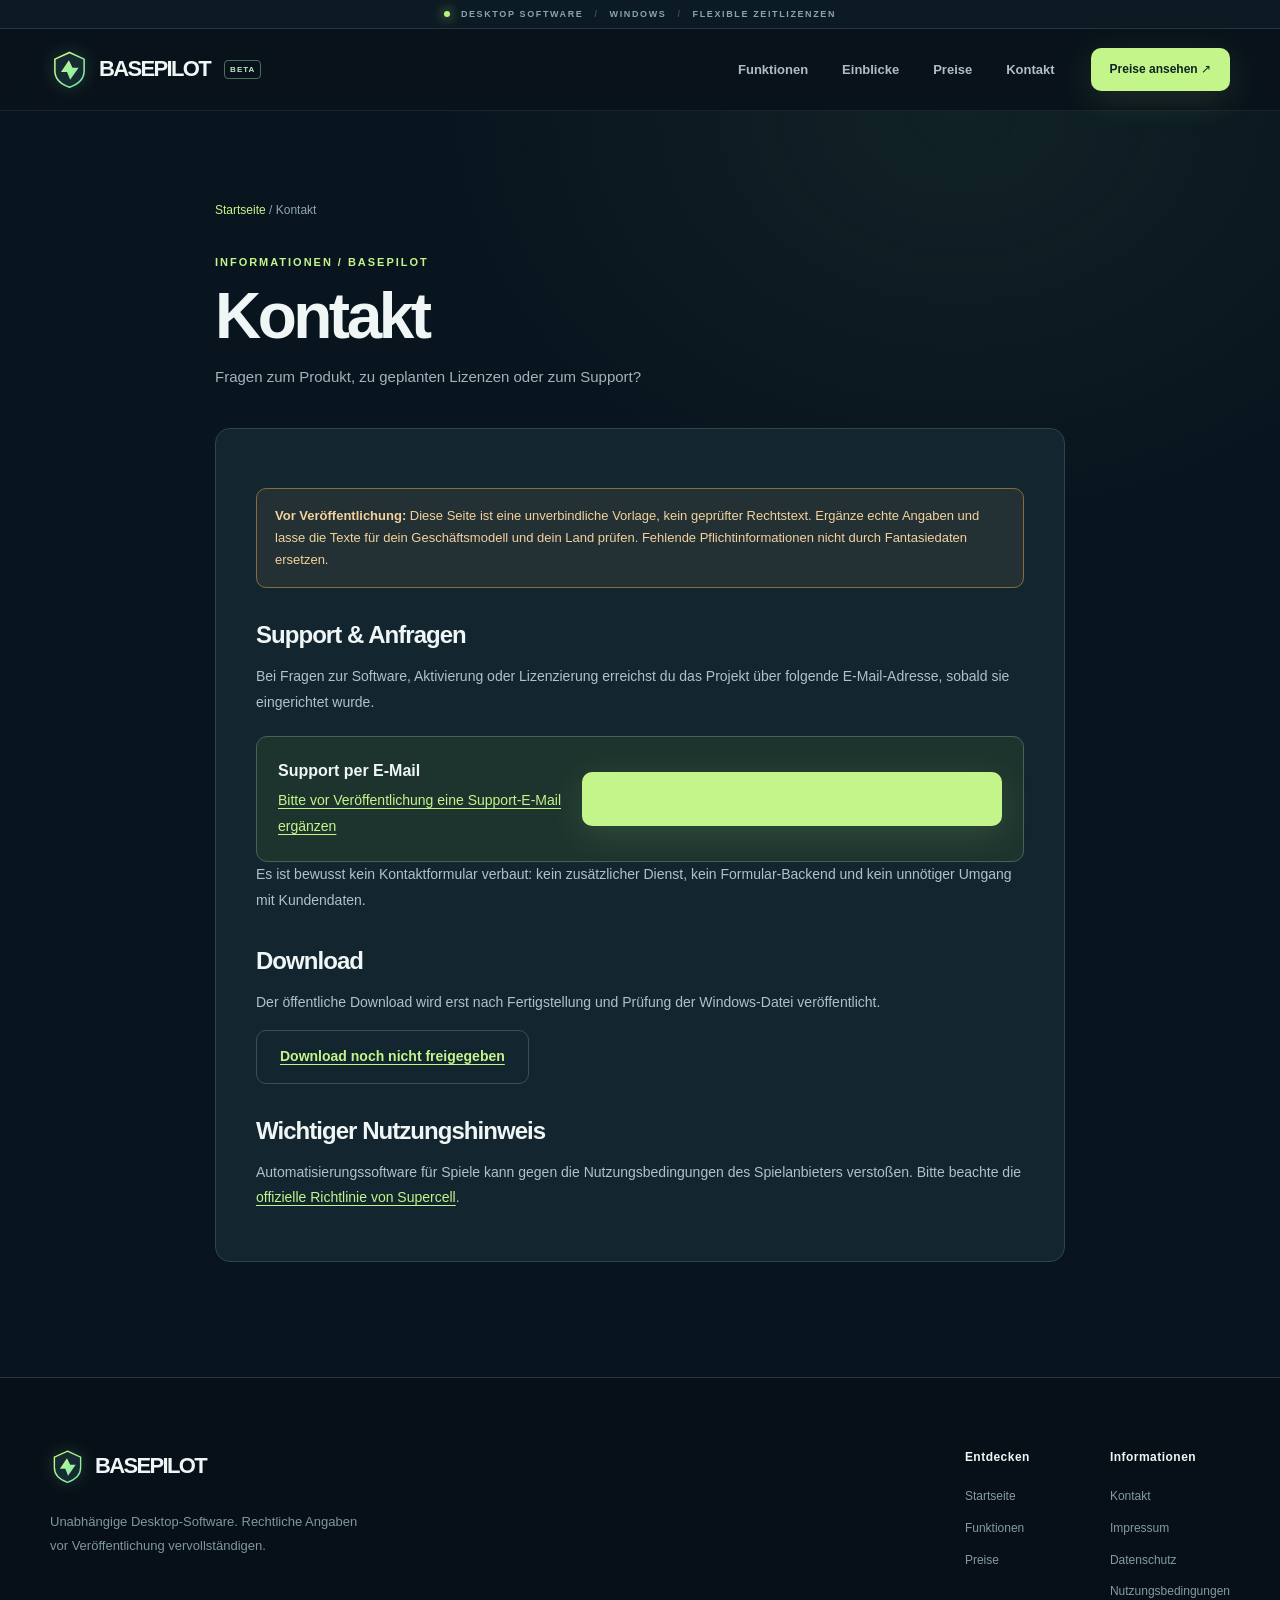
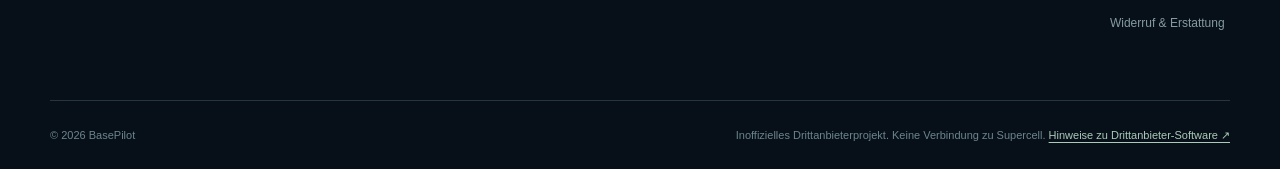
<file: kontakt.html>
<!doctype html><html lang="de"><head><meta charset="UTF-8"><meta name="viewport" content="width=device-width, initial-scale=1"><meta name="theme-color" content="#09131b"><title>Kontakt – BasePilot</title><meta name="description" content="Fragen zum Produkt, zu geplanten Lizenzen oder zum Support?"><link rel="icon" href="assets/favicon.svg" type="image/svg+xml"><link rel="stylesheet" href="styles.css"><script src="config.js" defer></script><script src="script.js" defer></script></head><body><a class="skip-link" href="#main">Zum Inhalt springen</a><div class="topline"><span class="signal"></span> DESKTOP SOFTWARE <span class="topline-sep">/</span> WINDOWS <span class="topline-sep">/</span> FLEXIBLE ZEITLIZENZEN</div><header class="site-header"><div class="shell nav-bar"><a class="brand" href="index.html"><img src="assets/logo.svg" width="39" height="39" alt=""><span data-brand>BasePilot</span><span class="brand-tag">BETA</span></a><nav id="mainnav" aria-label="Hauptnavigation"><a href="index.html#features">Funktionen</a><a href="index.html#showcase">Einblicke</a><a href="index.html#preise">Preise</a><a href="kontakt.html">Kontakt</a></nav><a href="index.html#preise" class="button button-sm button-primary nav-cta">Preise ansehen ↗</a><button type="button" class="menu-toggle" aria-controls="mainnav" aria-expanded="false" aria-label="Menü öffnen"><span></span><span></span><span></span></button></div></header><main id="main" class="inner-page"><div class="inner-container"><div class="crumb"><a href="index.html">Startseite</a> / Kontakt</div><div class="kicker">INFORMATIONEN / BASEPILOT</div><h1>Kontakt</h1><p class="inner-lede">Fragen zum Produkt, zu geplanten Lizenzen oder zum Support?</p><div class="legal-card"><div class="legal-warning"><strong>Vor Veröffentlichung:</strong> Diese Seite ist eine unverbindliche Vorlage, kein geprüfter Rechtstext. Ergänze echte Angaben und lasse die Texte für dein Geschäftsmodell und dein Land prüfen. Fehlende Pflichtinformationen nicht durch Fantasiedaten ersetzen.</div><h2 id="support">Support &amp; Anfragen</h2><p>Bei Fragen zur Software, Aktivierung oder Lizenzierung erreichst du das Projekt über folgende E-Mail-Adresse, sobald sie eingerichtet wurde.</p><div class="contact-card"><div><strong>Support per E-Mail</strong><p><a data-email>Support-E-Mail ergänzen</a></p></div><a class="button button-primary" data-email href="#">E-Mail schreiben</a></div><p class="small-muted">Es ist bewusst kein Kontaktformular verbaut: kein zusätzlicher Dienst, kein Formular-Backend und kein unnötiger Umgang mit Kundendaten.</p><h2>Download</h2><p>Der öffentliche Download wird erst nach Fertigstellung und Prüfung der Windows-Datei veröffentlicht.</p><p><a class="button button-ghost" data-download aria-disabled="true">Download noch nicht freigegeben</a></p><h2>Wichtiger Nutzungshinweis</h2><p>Automatisierungssoftware für Spiele kann gegen die Nutzungsbedingungen des Spielanbieters verstoßen. Bitte beachte die <a href="https://supercell.com/en/safe-and-fair-play/de/" target="_blank" rel="noopener noreferrer">offizielle Richtlinie von Supercell</a>.</p></div></div></main><footer class="site-footer"><div class="shell"><div class="footer-top"><div><a class="brand" href="index.html"><img src="assets/logo.svg" width="35" height="35" alt=""><span data-brand>BasePilot</span></a><p>Unabhängige Desktop-Software. Rechtliche Angaben vor Veröffentlichung vervollständigen.</p></div><div class="footer-links"><div><h4>Entdecken</h4><a href="index.html">Startseite</a><a href="index.html#features">Funktionen</a><a href="index.html#preise">Preise</a></div><div><h4>Informationen</h4><a href="kontakt.html">Kontakt</a><a href="impressum.html">Impressum</a><a href="datenschutz.html">Datenschutz</a><a href="agb.html">Nutzungsbedingungen</a><a href="widerruf.html">Widerruf &amp; Erstattung</a></div></div></div><div class="footer-bottom"><span>© <span data-year></span> <span data-brand>BasePilot</span></span><p>Inoffizielles Drittanbieterprojekt. Keine Verbindung zu Supercell. <a href="https://supercell.com/en/safe-and-fair-play/de/" target="_blank" rel="noopener noreferrer">Hinweise zu Drittanbieter-Software ↗</a></p></div></div></footer></body></html>
</file>
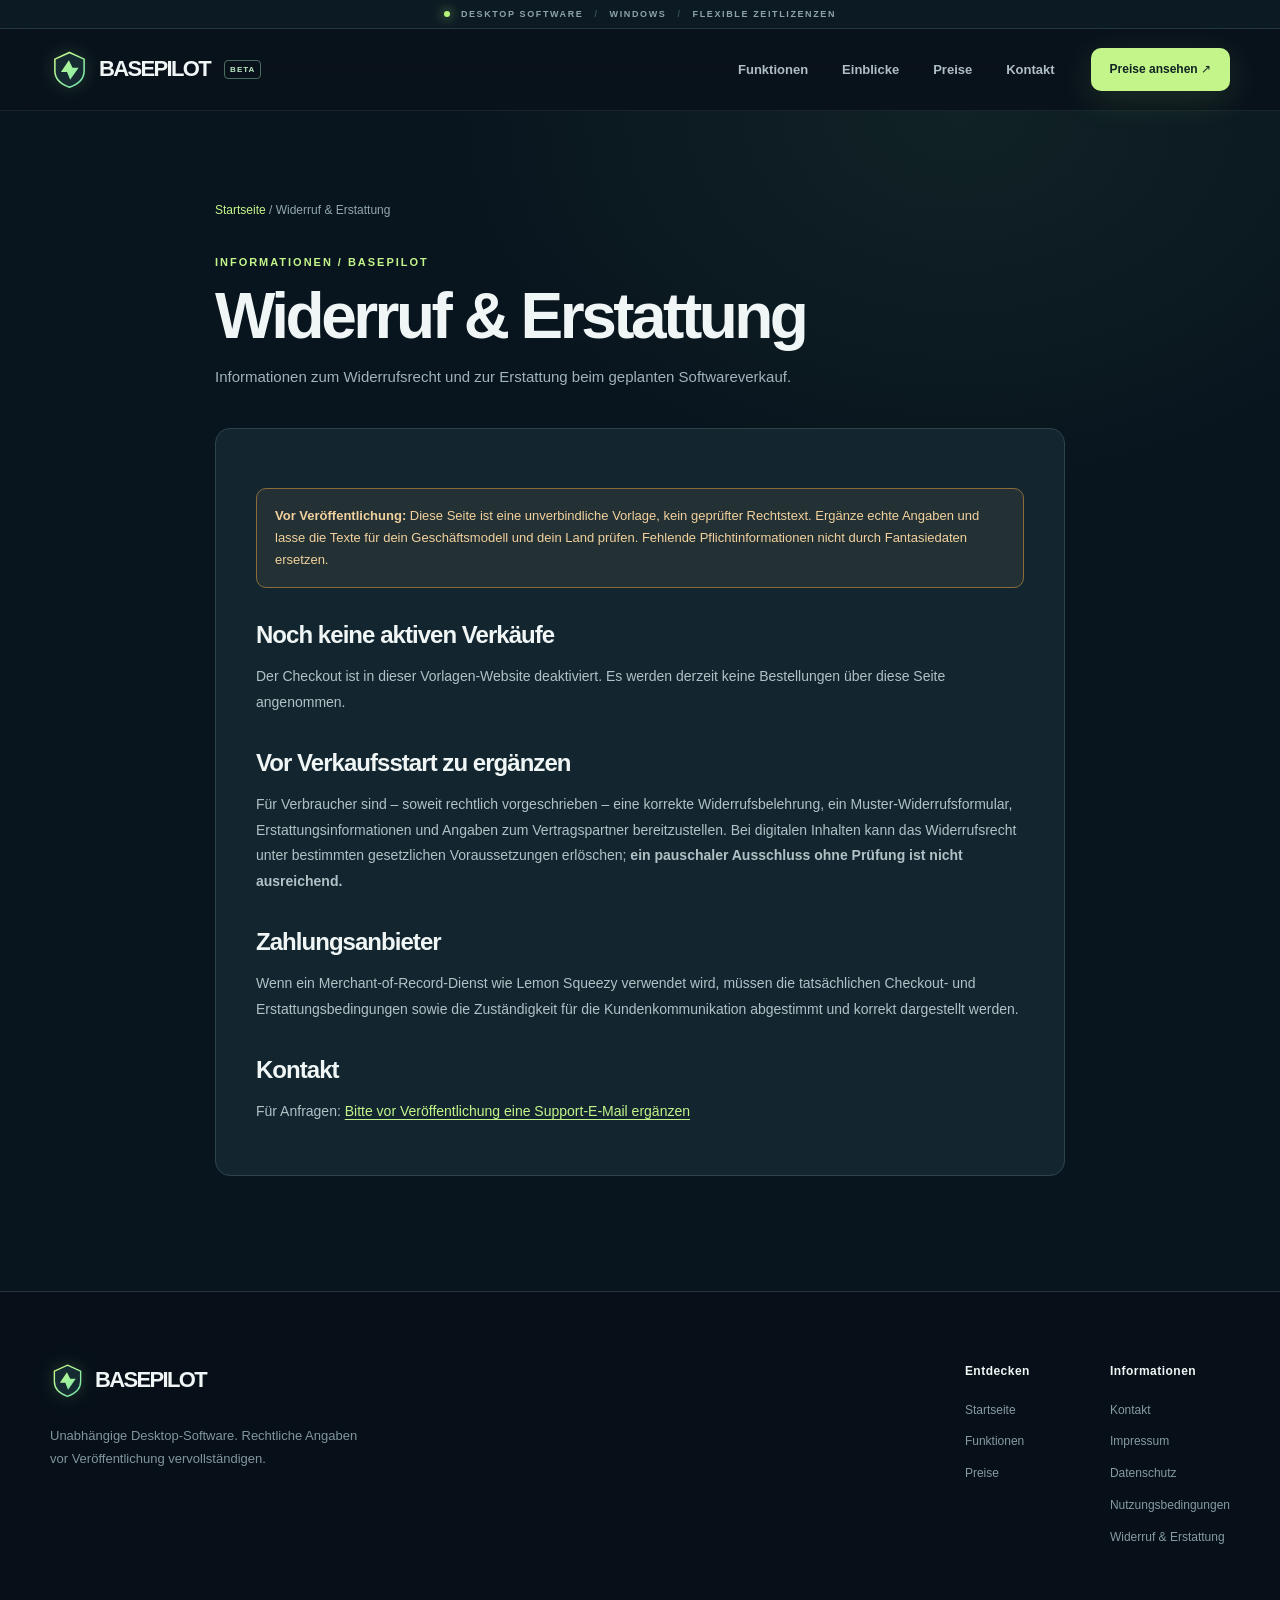
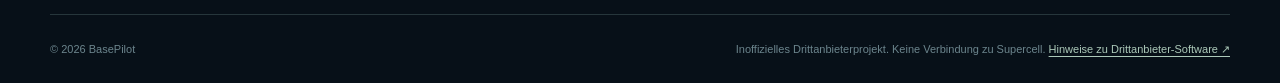
<file: widerruf.html>
<!doctype html><html lang="de"><head><meta charset="UTF-8"><meta name="viewport" content="width=device-width, initial-scale=1"><meta name="theme-color" content="#09131b"><title>Widerruf &amp; Erstattung – BasePilot</title><meta name="description" content="Informationen zum Widerrufsrecht und zur Erstattung beim geplanten Softwareverkauf."><link rel="icon" href="assets/favicon.svg" type="image/svg+xml"><link rel="stylesheet" href="styles.css"><script src="config.js" defer></script><script src="script.js" defer></script></head><body><a class="skip-link" href="#main">Zum Inhalt springen</a><div class="topline"><span class="signal"></span> DESKTOP SOFTWARE <span class="topline-sep">/</span> WINDOWS <span class="topline-sep">/</span> FLEXIBLE ZEITLIZENZEN</div><header class="site-header"><div class="shell nav-bar"><a class="brand" href="index.html"><img src="assets/logo.svg" width="39" height="39" alt=""><span data-brand>BasePilot</span><span class="brand-tag">BETA</span></a><nav id="mainnav" aria-label="Hauptnavigation"><a href="index.html#features">Funktionen</a><a href="index.html#showcase">Einblicke</a><a href="index.html#preise">Preise</a><a href="kontakt.html">Kontakt</a></nav><a href="index.html#preise" class="button button-sm button-primary nav-cta">Preise ansehen ↗</a><button type="button" class="menu-toggle" aria-controls="mainnav" aria-expanded="false" aria-label="Menü öffnen"><span></span><span></span><span></span></button></div></header><main id="main" class="inner-page"><div class="inner-container"><div class="crumb"><a href="index.html">Startseite</a> / Widerruf &amp; Erstattung</div><div class="kicker">INFORMATIONEN / BASEPILOT</div><h1>Widerruf &amp; Erstattung</h1><p class="inner-lede">Informationen zum Widerrufsrecht und zur Erstattung beim geplanten Softwareverkauf.</p><div class="legal-card"><div class="legal-warning"><strong>Vor Veröffentlichung:</strong> Diese Seite ist eine unverbindliche Vorlage, kein geprüfter Rechtstext. Ergänze echte Angaben und lasse die Texte für dein Geschäftsmodell und dein Land prüfen. Fehlende Pflichtinformationen nicht durch Fantasiedaten ersetzen.</div><h2>Noch keine aktiven Verkäufe</h2><p>Der Checkout ist in dieser Vorlagen-Website deaktiviert. Es werden derzeit keine Bestellungen über diese Seite angenommen.</p><h2>Vor Verkaufsstart zu ergänzen</h2><p>Für Verbraucher sind – soweit rechtlich vorgeschrieben – eine korrekte Widerrufsbelehrung, ein Muster-Widerrufsformular, Erstattungsinformationen und Angaben zum Vertragspartner bereitzustellen. Bei digitalen Inhalten kann das Widerrufsrecht unter bestimmten gesetzlichen Voraussetzungen erlöschen; <strong>ein pauschaler Ausschluss ohne Prüfung ist nicht ausreichend.</strong></p><h2>Zahlungsanbieter</h2><p>Wenn ein Merchant-of-Record-Dienst wie Lemon Squeezy verwendet wird, müssen die tatsächlichen Checkout- und Erstattungsbedingungen sowie die Zuständigkeit für die Kundenkommunikation abgestimmt und korrekt dargestellt werden.</p><h2>Kontakt</h2><p>Für Anfragen: <a data-email>Support-E-Mail ergänzen</a></p></div></div></main><footer class="site-footer"><div class="shell"><div class="footer-top"><div><a class="brand" href="index.html"><img src="assets/logo.svg" width="35" height="35" alt=""><span data-brand>BasePilot</span></a><p>Unabhängige Desktop-Software. Rechtliche Angaben vor Veröffentlichung vervollständigen.</p></div><div class="footer-links"><div><h4>Entdecken</h4><a href="index.html">Startseite</a><a href="index.html#features">Funktionen</a><a href="index.html#preise">Preise</a></div><div><h4>Informationen</h4><a href="kontakt.html">Kontakt</a><a href="impressum.html">Impressum</a><a href="datenschutz.html">Datenschutz</a><a href="agb.html">Nutzungsbedingungen</a><a href="widerruf.html">Widerruf &amp; Erstattung</a></div></div></div><div class="footer-bottom"><span>© <span data-year></span> <span data-brand>BasePilot</span></span><p>Inoffizielles Drittanbieterprojekt. Keine Verbindung zu Supercell. <a href="https://supercell.com/en/safe-and-fair-play/de/" target="_blank" rel="noopener noreferrer">Hinweise zu Drittanbieter-Software ↗</a></p></div></div></footer></body></html>
</file>
<file: styles.css>
:root{color-scheme:dark;--bg:#09131b;--bg2:#0d1b25;--panel:#11212c;--panel2:#152832;--line:#28404a;--txt:#f0f6f5;--soft:#a0b0b9;--low:#71838d;--lime:#c4f58a;--mint:#8ddfbc;--purple:#b5a2ff;--gold:#f9cc81;--max:1180px;--radius:19px;font-family:Inter,ui-sans-serif,-apple-system,BlinkMacSystemFont,"Segoe UI",Arial,sans-serif;font-synthesis:none}
*{box-sizing:border-box}html{scroll-behavior:smooth;scroll-padding-top:104px}body{margin:0;background:var(--bg);color:var(--txt);font-size:16px;line-height:1.65;overflow-x:hidden}a{color:inherit;text-decoration:none}button{font:inherit}img{max-width:100%}button,a{ -webkit-tap-highlight-color:transparent}button:focus-visible,a:focus-visible,summary:focus-visible{outline:3px solid var(--lime);outline-offset:4px}.shell{width:min(var(--max),calc(100% - 48px));margin-inline:auto}.skip-link{position:absolute;z-index:100;left:15px;top:-100px;padding:10px 16px;background:var(--lime);color:#101d21}.skip-link:focus{top:12px}.topline{height:29px;display:flex;align-items:center;justify-content:center;gap:11px;color:#8ca3aa;border-bottom:1px solid #243741;background:#0c1a23;letter-spacing:.18em;font-size:9px;font-weight:800}.signal{width:6px;height:6px;border-radius:50%;background:#b8f57b;box-shadow:0 0 12px #b8f57b}.topline-sep{color:#38505a}.site-header{height:82px;position:sticky;top:0;z-index:50;background:rgba(9,19,27,.89);backdrop-filter:blur(22px);-webkit-backdrop-filter:blur(22px);border-bottom:1px solid rgba(130,171,170,.12)}.nav-bar{height:100%;display:flex;align-items:center;gap:36px}.brand{display:inline-flex;align-items:center;gap:10px;white-space:nowrap;font-weight:900;font-size:22px;letter-spacing:-.075em;text-transform:uppercase}.brand img{filter:drop-shadow(0 0 8px #a2e69630)}.brand-tag{font-size:8px;color:#bce9c3;border:1px solid #4c6e60;letter-spacing:.13em;border-radius:4px;padding:2px 5px;margin-left:4px}.site-header nav{display:flex;align-items:center;justify-content:center;gap:34px;margin-left:auto}.site-header nav a{color:#afbdc4;font-size:13px;font-weight:650;transition:color .2s}.site-header nav a:hover,.footer-links a:hover{color:var(--lime)}.button{display:inline-flex;align-items:center;justify-content:center;gap:22px;min-height:54px;padding:14px 23px;border:1px solid transparent;border-radius:10px;line-height:1.1;font-weight:800;font-size:14px;cursor:pointer;transition:transform .2s,background .2s,border-color .2s,box-shadow .2s;text-align:center}.button:hover:not(:disabled){transform:translateY(-2px)}.button:disabled{opacity:.58;cursor:not-allowed}.button-primary{background:var(--lime);color:#102321;box-shadow:0 9px 34px #b6ee8021}.button-primary:hover{background:#d8ffab;box-shadow:0 11px 40px #b6ee8030}.button-sm{font-size:12px;min-height:43px;padding:12px 18px;gap:13px}.button-ghost{background:transparent;border-color:#38505a;color:#f1f8f5}.button-ghost:hover{border-color:var(--lime);background:#172b32}.button-dark{background:#112521;color:#d8fcb6}.button-dark:hover{background:#1b4031}.menu-toggle{display:none;background:none;border:0;color:var(--txt);width:42px;height:42px;cursor:pointer;padding:9px}.menu-toggle span{display:block;width:23px;height:2px;background:var(--txt);margin:5px 0}.hero{position:relative;padding:106px 0 20px;min-height:700px;overflow:hidden;background:radial-gradient(ellipse 41% 49% at 80% 38%,#28524630,transparent 85%),radial-gradient(ellipse 28% 36% at 38% 0%,#22394f35,transparent 95%)}.hero::before{content:"";position:absolute;inset:0;opacity:.38;pointer-events:none;background-image:linear-gradient(#29434a42 1px,transparent 1px),linear-gradient(90deg,#29434a42 1px,transparent 1px);background-size:82px 82px;mask-image:linear-gradient(90deg,transparent,black 36%,black 86%,transparent)}.hero-grid{display:grid;grid-template-columns:1.02fr 1fr;align-items:center;gap:40px;position:relative}.hero-copy{padding:19px 0 46px;position:relative;z-index:5}.eyebrow,.kicker{display:flex;align-items:center;gap:10px;color:var(--lime);font-weight:800;letter-spacing:.18em;font-size:11px}.eyebrow{white-space:nowrap;font-size:10px}.eyebrow-dot{height:8px;width:8px;border-radius:2px;background:var(--lime);transform:rotate(45deg)}.eyebrow-line{height:1px;width:34px;background:#47635d}h1,h2,h3,h4,p{margin-top:0}h1,h2,h3{letter-spacing:-.055em}h1{font-size:clamp(53px,5.6vw,86px);line-height:1.03;font-weight:850;margin:24px 0 26px}.gradient-ink{background:linear-gradient(108deg,var(--lime) 0%,#91e9c6 66%,#a5befe 120%);-webkit-background-clip:text;background-clip:text;color:transparent}.hero-lede{max-width:510px;color:#b4c1c7;font-size:17px;line-height:1.8;margin-bottom:30px}.hero-actions{display:flex;gap:12px;flex-wrap:wrap}.play-indicator{display:grid;place-items:center;background:#243c43;border:1px solid #46645f;height:23px;width:23px;font-size:10px;border-radius:50%;color:var(--lime)}.quick-points{display:flex;flex-wrap:wrap;gap:19px;margin-top:36px;font-size:12px;color:#b9c6c9;font-weight:650}.check-mark{font-style:normal;margin-right:5px;color:var(--lime)}.hero-fineprint{font-size:11px;color:#7f959c;max-width:510px;line-height:1.6;margin-top:30px}.hero-art{min-height:545px;position:relative;display:flex;align-items:center;justify-content:center}.orb{position:absolute;border-radius:50%;filter:blur(65px);pointer-events:none}.orb-a{height:280px;width:280px;background:#a1ff8730;left:16%;top:11%}.orb-b{height:240px;width:240px;background:#a489ff23;right:1%;bottom:6%}.app-window{position:relative;z-index:2;width:min(100%,550px);background:#0d1921;border:1px solid #516760;border-radius:18px;box-shadow:0 42px 75px #0008,0 0 0 7px #ffffff05;overflow:hidden;transform:perspective(1600px) rotateY(-5deg) rotateX(2deg)}.window-top{height:48px;background:#15252e;border-bottom:1px solid #2d444a;display:flex;align-items:center;justify-content:space-between;padding:0 18px}.window-dots{display:flex;gap:5px}.window-dots b{width:8px;height:8px;background:#63747b;border-radius:50%}.window-dots b:first-child{background:#e69d81}.window-dots b:nth-child(2){background:#efd18b}.window-dots b:nth-child(3){background:#93d7ac}.window-title{display:flex;align-items:center;gap:5px;color:#e9f4ed;font-size:11px;font-weight:900;letter-spacing:.06em}.window-title small{color:#657e87;font-size:8px;font-weight:750;margin-left:3px}.window-symbol{font-size:19px;color:var(--lime)}.window-badge{font-size:9px;color:#a8c8b4;font-weight:900;letter-spacing:.05em}.green-dot,.status-circle{display:inline-block;width:6px;height:6px;border-radius:50%;background:var(--lime);margin-right:5px}.app-inner{display:flex;min-height:395px}.app-rail{flex:none;width:64px;display:flex;align-items:center;gap:19px;flex-direction:column;padding:16px 0;background:#11232a;border-right:1px solid #253d43}.app-rail img{width:29px}.rail-icon{width:32px;height:31px;display:grid;place-items:center;color:#64808c;font-size:17px}.rail-active{background:#baf28720;color:var(--lime);border-left:2px solid var(--lime)}.rail-bottom{margin-top:auto;color:#66828c;font-size:12px}.app-content{min-width:0;flex:1;padding:23px 22px 12px}.app-welcome{display:flex;align-items:center;justify-content:space-between;margin-bottom:20px}.micro-label{display:block;font-size:8px;letter-spacing:.14em;color:#6f8c93;font-weight:850}.app-welcome h2{font-size:24px;margin:2px 0 0;line-height:1.2}.lime-dot{color:var(--lime)}.fake-avatar{height:31px;width:31px;display:grid;place-items:center;background:#263d40;border-radius:8px;font-size:9px;color:#c9eeb5;font-weight:900}.app-metrics{display:grid;grid-template-columns:1fr 1fr;gap:10px}.metric-box{height:104px;border:1px solid #2b4649;border-radius:10px;background:linear-gradient(125deg,#1a3236,#14272e);padding:13px}.metric-box strong{display:block;font-size:18px;letter-spacing:-.03em;margin:2px 0 0}.metric-box small{display:block;color:#8da4a8;font-size:9px}.mini-line{height:2px;margin-top:13px;background:linear-gradient(90deg,var(--lime),var(--mint),#2e4a46);border-radius:3px}.mini-bars{display:flex;align-items:end;gap:4px;height:21px;margin-top:2px}.mini-bars i{width:10px;height:30%;background:#7ccab2;border-radius:2px 2px 0 0}.mini-bars i:nth-child(2){height:65%}.mini-bars i:nth-child(3){height:47%}.mini-bars i:nth-child(4){height:83%}.mini-bars i:nth-child(5){height:59%}.mini-bars i:nth-child(6){height:100%}.mini-bars i:nth-child(7){height:79%}.app-feature{border-radius:10px;border:1px solid #2b454b;background:#13262d;margin-top:12px;padding:15px 16px}.feature-header{display:flex;align-items:center;justify-content:space-between;margin-bottom:10px}.feature-header h3{margin:0;font-size:13px;letter-spacing:-.02em}.feature-pill{color:#b1dea3;font-size:8px;background:#b2fa8220;padding:4px 8px;border:1px solid #b2fa8238;border-radius:30px}.progress-row{display:flex;align-items:center;gap:10px;padding:9px 0;border-top:1px solid #294047}.progress-icon{height:29px;width:29px;display:grid;place-items:center;background:#284440;border:1px solid #42685b;border-radius:7px;color:var(--lime);font-size:16px}.progress-copy{display:flex;flex-direction:column;line-height:1.35}.progress-copy strong{font-size:10px;letter-spacing:0}.progress-copy span{font-size:9px;color:#809ca3}.progress-end{font-size:10px;color:#648089;margin-left:auto}.app-caption{font-size:9px;color:#718a8e;text-align:center;margin-top:10px}.floating-card{z-index:4;position:absolute;display:flex;align-items:center;gap:10px;padding:11px 15px;background:#1b3235;box-shadow:0 12px 30px #0007;border:1px solid #50645b;border-radius:11px}.floating-card strong,.floating-card small{display:block}.floating-card strong{font-size:11px}.floating-card small{font-size:9px;color:#91abb0}.floating-symbol{height:34px;width:34px;background:#b0ed8a33;color:var(--lime);display:grid;place-items:center;border-radius:9px;font-size:23px}.floating-symbol.violet{background:#9685e733;color:#b4a3ff}.card-one{bottom:18px;left:-35px}.card-two{top:12px;right:-17px}.hero-bottom{display:flex;align-items:center;gap:18px;margin-top:55px;color:#64838a;font-size:9px;letter-spacing:.16em;font-weight:800}.hero-bottom .line{background:#36515a;height:1px;width:55px}.scroll-note{margin-left:auto}.section{padding:112px 0}.section-features{background:linear-gradient(180deg,#0b1720,#0d1c26);border-top:1px solid #1b3038}.section-top{display:flex;justify-content:space-between;gap:30px;align-items:end;margin-bottom:48px}.section h2,.cta-inner h2{font-size:clamp(39px,4.3vw,62px);line-height:1.13;margin:17px 0 0}.muted-heading{color:#657e89}.section-top>p{max-width:310px;color:var(--soft);margin-bottom:4px;font-size:14px}.feature-grid{display:grid;grid-template-columns:repeat(3,minmax(0,1fr));gap:14px}.feature-card{position:relative;background:#132530;border:1px solid #2b424b;border-radius:14px;padding:30px;min-height:258px;transition:transform .2s,border-color .2s,background .2s}.feature-card:hover{transform:translateY(-5px);background:#192e37;border-color:#6b977d}.feature-icon{height:49px;width:49px;background:#b9ed8630;color:#c8f99c;display:grid;place-items:center;border-radius:11px;font-size:27px;margin-bottom:29px}.feature-icon.purple{background:#ad94ff25;color:var(--purple)}.feature-icon.gold{background:#ffcc7520;color:var(--gold)}.feature-num{position:absolute;top:33px;right:27px;font-size:10px;color:#647e87;letter-spacing:.1em}.feature-card h3{font-size:22px;margin-bottom:10px}.feature-card p{font-size:13px;line-height:1.7;color:#94aab2;margin:0;max-width:300px}.corner-arrow{position:absolute;right:28px;bottom:20px;color:#78978c}.showcase-section{background:radial-gradient(ellipse 38% 70% at 76% 42%,#20524635,transparent),#09151e;border-top:1px solid #1d303a;border-bottom:1px solid #1d303a}.showcase-grid{display:grid;grid-template-columns:.8fr 1.2fr;gap:75px;align-items:center}.showcase-intro h2{margin:16px 0 25px}.showcase-intro>p{font-size:14px;color:var(--soft);max-width:365px;line-height:1.9;margin-bottom:34px}.tab-choices{display:grid;gap:8px}.tab-button{cursor:pointer;display:flex;align-items:center;gap:15px;border:1px solid #30444d;text-align:left;width:100%;padding:15px;background:#13232d;color:#c2ced0;border-radius:10px;font-size:13px;font-weight:800;transition:background .2s,border-color .2s}.tab-button span{color:#74918e;font-size:10px}.tab-button.active{background:#20372f;color:var(--lime);border-color:#7aa470}.tab-button:hover{border-color:#7b9c87}.showcase-screen{border:1px solid #43615d;border-radius:14px;background:#13242e;overflow:hidden;box-shadow:0 30px 65px #0007;min-height:404px}.showcase-head{height:50px;background:#1a3035;border-bottom:1px solid #345054;display:flex;align-items:center;justify-content:space-between;padding:0 20px}.showcase-head>span{color:#96acb0;font-size:10px;letter-spacing:.14em;font-weight:850}.showcase-head .screen-tag{color:var(--lime);font-size:9px}.showcase-body{padding:27px 32px 20px}.showcase-body[hidden]{display:none!important}.screen-heading{display:flex;justify-content:space-between;align-items:center;margin-bottom:25px}.screen-heading h3{font-size:26px;margin:0}.screen-heading>span{font-size:10px;color:#9ab5ae;border-radius:5px;background:#234139;padding:5px 9px}.settings-stack{border:1px solid #34494f;border-radius:12px;overflow:hidden}.setting-line{padding:18px 20px;display:flex;align-items:center;justify-content:space-between;gap:15px;background:#192d35;border-bottom:1px solid #32474d}.setting-line:last-child{border-bottom:0}.setting-line b,.setting-line small{display:block}.setting-line b{font-size:13px}.setting-line small{font-size:11px;color:#94acb0;margin-top:2px}.mock-switch{width:39px;height:23px;border-radius:40px;background:#384c54;position:relative;flex:none}.mock-switch:after{content:"";position:absolute;top:4px;left:4px;height:15px;width:15px;background:#8b9da4;border-radius:50%}.mock-switch.on{background:#b7f28e}.mock-switch.on:after{background:#1a382c;left:20px}.mock-info{margin-top:19px;color:var(--lime);font-size:10px;font-weight:850;letter-spacing:.12em;display:flex;justify-content:space-between;gap:12px}.mock-info span{color:#718b90;letter-spacing:0;font-weight:500}.strategy-item{border:1px solid #30464d;border-radius:10px;padding:15px;display:flex;align-items:center;gap:13px;margin-bottom:12px;background:#172b34}.strategy-ico{width:40px;height:40px;display:grid;place-items:center;border-radius:9px;background:#2e4944;color:var(--lime);font-size:24px}.strategy-item b,.strategy-item small{display:block}.strategy-item b{font-size:13px}.strategy-item small{font-size:10px;color:#91a7ad}.strategy-tag{margin-left:auto;color:#91c7b6;font-size:9px;letter-spacing:.09em}.overview-grid{display:grid;grid-template-columns:repeat(2,1fr);gap:12px}.overview-grid>div{padding:20px;border-radius:10px;border:1px solid #354c4e;background:#1a3038;display:grid;gap:6px}.overview-grid span{font-size:9px;letter-spacing:.13em;color:#82a6a6}.overview-grid b{font-size:18px}.overview-grid small{font-size:10px;color:#90a5ac}.steps-section{background:#0d1a23}.steps-grid{display:grid;grid-template-columns:repeat(3,1fr);gap:18px}.step{border-top:1px solid #45625a;padding:24px 24px 15px 0;position:relative}.step:before{content:"";position:absolute;height:7px;width:7px;border-radius:50%;background:var(--lime);top:-4px;left:0}.step-label{font-size:10px;color:var(--lime);letter-spacing:.13em;font-weight:800}.step-no{font-size:66px;color:#38545c;line-height:1.4;font-weight:850;letter-spacing:-.09em}.step-no span{color:var(--lime)}.step h3{font-size:20px;margin:2px 0 10px}.step p{max-width:290px;font-size:13px;color:#9fb0b7;line-height:1.85}.pricing-section{background:radial-gradient(ellipse 60% 40% at 50% 42%,#234c3330,transparent 80%),#09151e;border-top:1px solid #1c353d}.pricing-title{text-align:center;margin-bottom:40px}.pricing-title .kicker{justify-content:center}.pricing-title>p{font-size:14px;color:#a8b8be;margin-top:15px}.price-notice{display:inline-flex;align-items:center;gap:8px;background:#f5c27a11;color:#eacb9b;border:1px solid #8067475c;padding:8px 13px;border-radius:8px;font-size:11px;margin-top:9px}.price-notice[hidden]{display:none}.pricing-grid{display:grid;grid-template-columns:repeat(3,1fr);gap:18px;align-items:stretch;margin-top:42px}.price-card{border:1px solid #364e52;border-radius:16px;background:linear-gradient(#192c35,#11232c);padding:30px;display:flex;flex-direction:column;position:relative;min-height:430px}.price-card.featured{border:1px solid var(--lime);box-shadow:0 0 45px #a0eb7b0b;background:linear-gradient(#203c37,#13272e)}.price-card .best{position:absolute;top:-14px;left:50%;transform:translateX(-50%);background:var(--lime);color:#152a20;padding:4px 14px;border-radius:30px;font-size:9px;font-weight:900;white-space:nowrap;letter-spacing:.06em}.price-card h3{font-size:27px;margin:6px 0}.price-card .plan-desc{font-size:12px;color:#91a8b0}.plan-price{font-size:39px;font-weight:850;letter-spacing:-.07em;margin-top:25px;margin-bottom:5px;line-height:1.15}.plan-price small{font-size:13px;color:#9baeb4;letter-spacing:0;font-weight:500}.plan-term{font-size:12px;color:#aac0bf;margin:0 0 19px}.price-list{list-style:none;margin:16px 0 30px;padding:18px 0 0;border-top:1px solid #37504f;display:grid;gap:13px;font-size:12px;color:#c4d2d2}.price-list li::before{content:"✓";font-weight:900;color:var(--lime);margin-right:10px}.price-card .button{margin-top:auto;width:100%}.pricing-foot{text-align:center;color:#78939b;font-size:11px;max-width:770px;margin:24px auto 0}.faq-section{background:#0d1b24}.faq-layout{display:grid;grid-template-columns:.75fr 1.25fr;gap:80px}.faq-layout h2{margin-bottom:18px}.faq-layout p{font-size:14px;color:#97acb5;max-width:320px}.text-link{color:var(--lime);font-size:13px;font-weight:800}.faq-list{border-top:1px solid #3c5258}.faq-list details{border-bottom:1px solid #3c5258}.faq-list summary{list-style:none;cursor:pointer;display:flex;align-items:center;justify-content:space-between;gap:22px;padding:21px 2px;font-size:15px;font-weight:730}.faq-list summary::-webkit-details-marker{display:none}.faq-plus{font-size:23px;color:var(--lime);font-weight:400;transition:transform .15s}.faq-list details[open] .faq-plus{transform:rotate(45deg)}.faq-list details p{padding:0 28px 20px 2px;color:#98afb7;font-size:13px;max-width:none;margin:0}.cta-section{background:#0d1b24;padding:15px 0 110px}.cta-inner{position:relative;overflow:hidden;text-align:center;background:radial-gradient(circle at 50% 120%,#9bdfb1aa,transparent 63%),linear-gradient(115deg,#cafa96,#a6e8b3);border-radius:22px;color:#122923;padding:75px 25px}.cta-inner .kicker{justify-content:center;color:#315c42}.cta-inner h2{position:relative;z-index:1;font-size:clamp(36px,4.7vw,63px);margin:14px 0}.cta-inner p{position:relative;z-index:1;color:#3b6754;font-size:14px;margin:0 auto 25px;max-width:460px}.cta-inner .button{position:relative;z-index:1}.cta-pattern{position:absolute;inset:0;opacity:.24;background-image:linear-gradient(#30633e88 1px,transparent 1px),linear-gradient(90deg,#30633e88 1px,transparent 1px);background-size:52px 52px;mask-image:linear-gradient(90deg,black,transparent 40%,transparent 60%,black)}.site-footer{background:#071018;border-top:1px solid #26363b;padding:70px 0 25px}.footer-top{display:flex;justify-content:space-between;gap:50px;padding-bottom:66px}.footer-top>div:first-child{max-width:320px}.footer-top p{font-size:13px;color:#80969d;line-height:1.8;margin:18px 0}.footer-links{display:flex;gap:80px}.footer-links>div{display:flex;flex-direction:column;align-items:flex-start;gap:12px}.footer-links h4{font-size:12px;letter-spacing:.04em;margin-bottom:7px}.footer-links a{font-size:12px;color:#859aa1}.footer-bottom{border-top:1px solid #26363b;padding-top:25px;display:flex;align-items:flex-start;justify-content:space-between;gap:24px;color:#6c858d;font-size:11px}.footer-bottom p{max-width:510px;text-align:right;margin:0}.footer-bottom a{color:#acc9b9;text-decoration:underline;text-underline-offset:3px}
/* Legal / information pages */
.inner-page{min-height:60vh;background:radial-gradient(ellipse 40% 32% at 75% 0%,#315a4830,transparent),#09151e;padding:90px 0 115px}.inner-container{width:min(850px,calc(100% - 48px));margin-inline:auto}.crumb{font-size:12px;color:#91a7ad;margin-bottom:32px}.crumb a{color:var(--lime)}.inner-page h1{font-size:clamp(42px,5vw,68px);margin:13px 0 15px}.inner-lede{font-size:15px;color:#a0b4ba;max-width:700px}.legal-card{margin-top:38px;padding:36px 40px;background:#132630;border:1px solid #2c454b;border-radius:15px}.legal-card h2{font-size:24px;letter-spacing:-.04em;line-height:1.25;margin:32px 0 14px}.legal-card h2:first-child{margin-top:0}.legal-card h3{font-size:18px;margin:27px 0 12px}.legal-card p,.legal-card li{font-size:14px;color:#b1c1c5;line-height:1.85}.legal-card ul{padding-left:20px}.legal-card a{color:var(--lime);text-decoration:underline;text-underline-offset:3px}.placeholder{background:#34402a;border:1px solid #8aa85288;color:#f1ddaa;border-radius:5px;padding:2px 7px;font-weight:700}.legal-warning{padding:16px 18px;border:1px solid #886c3b;background:#edbf6c12;border-radius:10px;color:#f2d19d;font-size:13px;line-height:1.7;margin:23px 0}.contact-card{display:flex;align-items:center;justify-content:space-between;gap:15px;margin-top:20px;padding:21px;border:1px solid #486355;background:#1d342e;border-radius:11px}.contact-card strong{font-size:16px}.contact-card p{margin:4px 0 0;color:#9fbbb0}.contact-card .button{flex:none}.small-muted{color:#88a0a7;font-size:12px}.not-found{text-align:center;padding:120px 30px}.not-found h1{font-size:86px;margin:0}.not-found p{color:#a2b7b9}
@media(max-width:1120px){.nav-bar{gap:20px}.site-header nav{gap:17px}.hero{padding-top:80px}.hero-grid{gap:8px}.card-one{left:-9px}.card-two{right:-3px}.footer-links{gap:35px}.showcase-grid{gap:35px}}
@media(max-width:860px){.site-header{height:69px}.site-header nav{display:none;position:absolute;top:69px;left:0;right:0;background:#0e2029;border-bottom:1px solid #3c5555;padding:21px 24px;flex-direction:column;align-items:stretch;gap:14px;box-shadow:0 17px 25px #0008}.site-header nav.open{display:flex}.menu-toggle{display:block;margin-left:auto}.nav-cta{margin-left:auto}.hero{padding:65px 0 30px}.hero-grid{grid-template-columns:1fr}.hero-copy{padding-bottom:15px}.hero-copy h1{font-size:clamp(54px,9vw,76px)}.hero-lede{max-width:680px}.hero-art{max-width:610px;width:100%;margin:0 auto;min-height:515px}.hero-bottom{margin-top:10px}.section{padding:85px 0}.feature-grid{grid-template-columns:repeat(2,minmax(0,1fr))}.showcase-grid{grid-template-columns:1fr;gap:30px}.showcase-intro>p{max-width:660px}.tab-choices{grid-template-columns:repeat(3,1fr)}.tab-button{padding:13px;gap:8px}.pricing-grid{gap:10px}.price-card{padding:25px 21px}.faq-layout{gap:35px}.footer-top{gap:25px}}
@media(max-width:620px){.shell{width:min(var(--max),calc(100% - 36px))}.topline{font-size:7px;gap:8px;letter-spacing:.1em}.nav-cta{display:none}.brand{font-size:20px}.hero{padding:54px 0 20px}.hero h1{font-size:clamp(47px,12vw,67px);margin:25px 0 23px}.eyebrow{font-size:8px;letter-spacing:.1em}.eyebrow-line{display:none}.hero-lede{font-size:15px}.hero-actions .button{width:100%;justify-content:center}.quick-points{gap:11px;font-size:11px;margin-top:24px}.hero-fineprint{margin-top:20px}.hero-art{min-height:auto;padding:45px 0 40px}.app-window{width:100%;transform:none}.app-rail{width:43px;gap:14px}.app-rail img{width:25px}.app-content{padding:17px 12px 9px}.window-top{padding:0 10px}.window-title small{display:none}.window-badge{font-size:8px}.app-welcome h2{font-size:18px}.metric-box{padding:8px;height:94px}.metric-box strong{font-size:15px}.app-feature{padding:10px}.feature-pill{display:none}.progress-row{padding:7px 0}.progress-copy span{font-size:8px}.floating-card{display:none}.hero-bottom{display:none}.section-top{display:block;margin-bottom:35px}.section-top>p{margin-top:20px;max-width:100%}.section h2{font-size:clamp(35px,9vw,51px)}.feature-grid,.pricing-grid,.steps-grid{grid-template-columns:1fr}.feature-card{min-height:220px;padding:25px}.feature-icon{margin-bottom:20px}.tab-choices{grid-template-columns:1fr}.showcase-screen{min-height:auto}.showcase-body{padding:18px}.showcase-head{padding:0 13px}.showcase-head>span{font-size:8px}.mock-info{font-size:8px}.step{padding:20px 0 12px}.step-no{font-size:50px}.pricing-grid{gap:26px}.price-card{min-height:385px;padding:26px}.faq-layout{grid-template-columns:1fr;gap:25px}.faq-list summary{font-size:14px}.cta-section{padding-bottom:60px}.cta-inner{padding:55px 17px}.footer-top{display:block;padding-bottom:35px}.footer-links{margin-top:35px;gap:30px;flex-wrap:wrap}.footer-links>div{min-width:100px}.footer-bottom{display:block}.footer-bottom p{text-align:left;margin-top:15px}.inner-page{padding:60px 0 80px}.inner-container{width:calc(100% - 36px)}.legal-card{padding:25px 20px}.contact-card{display:block}.contact-card .button{margin-top:15px;width:100%}}
@media(prefers-reduced-motion:reduce){*,*:before,*:after{scroll-behavior:auto!important;animation-duration:.01ms!important;transition-duration:.01ms!important}}
</file>
